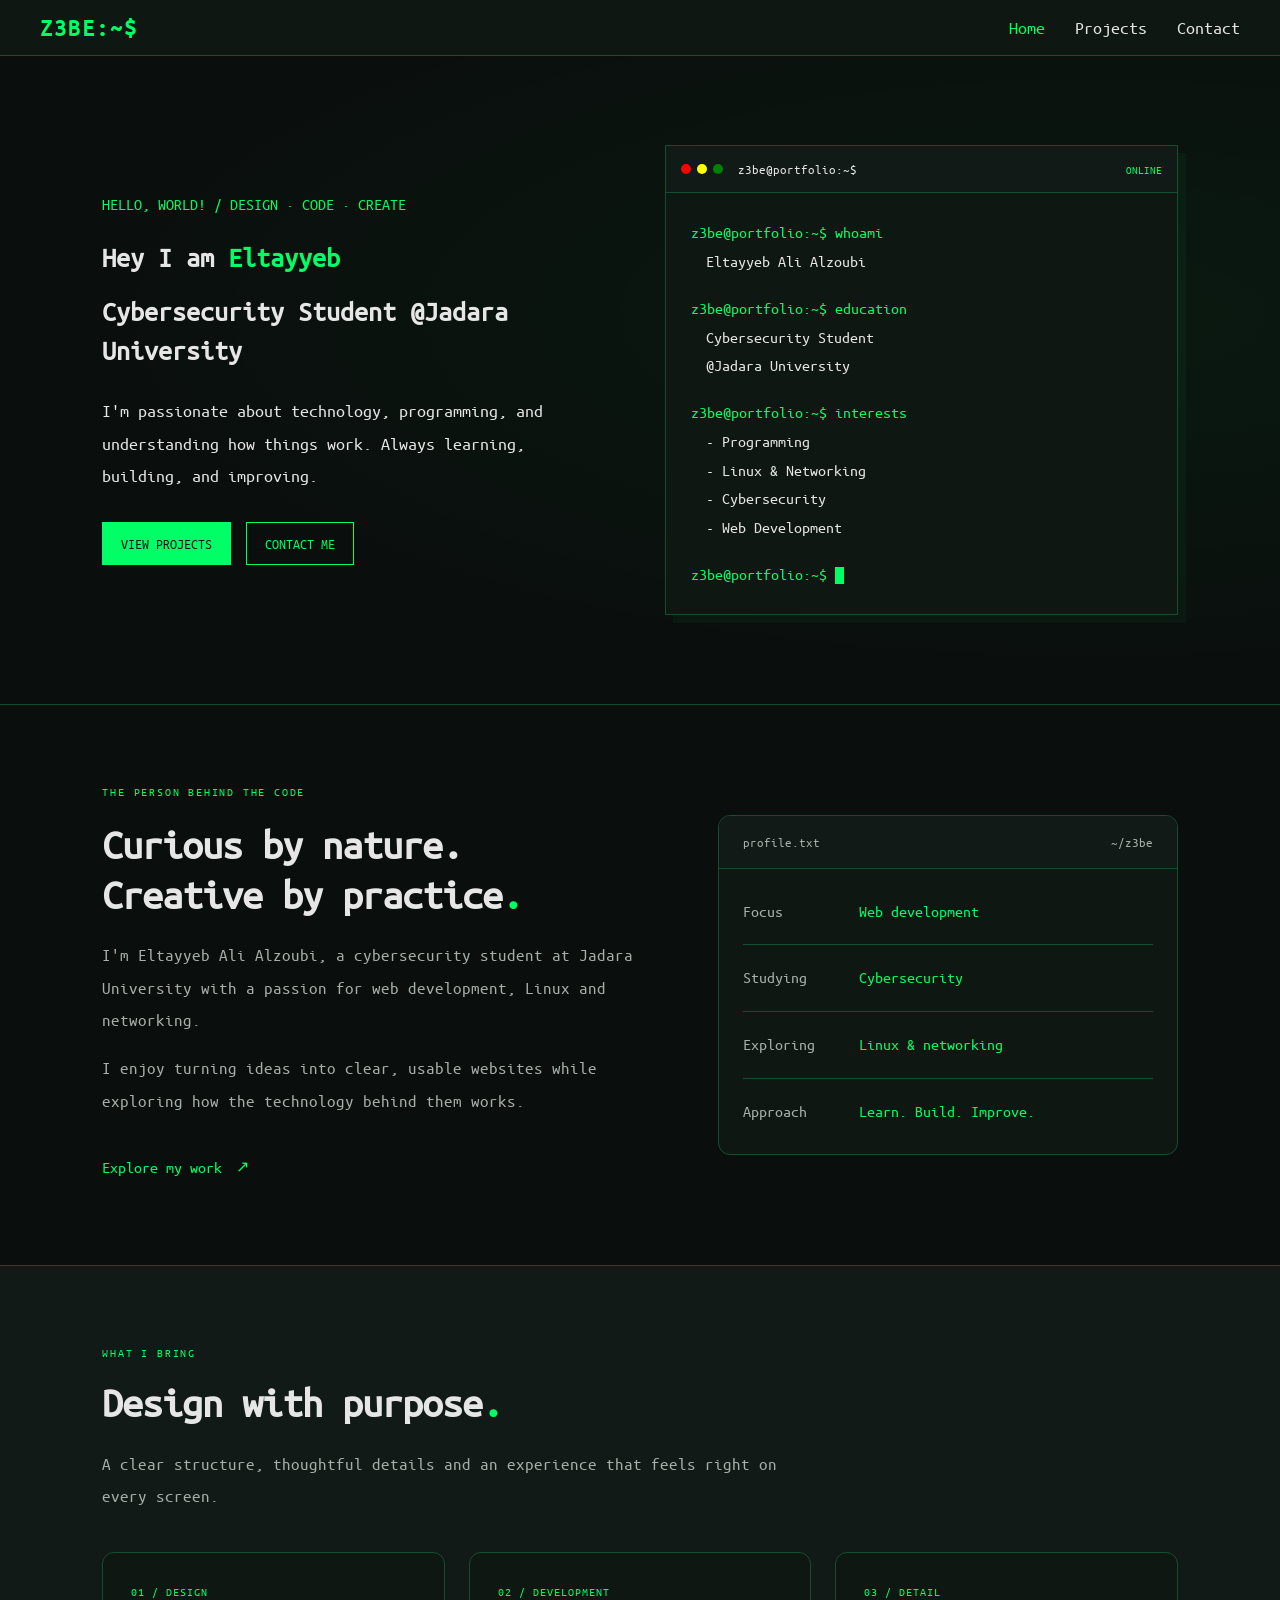
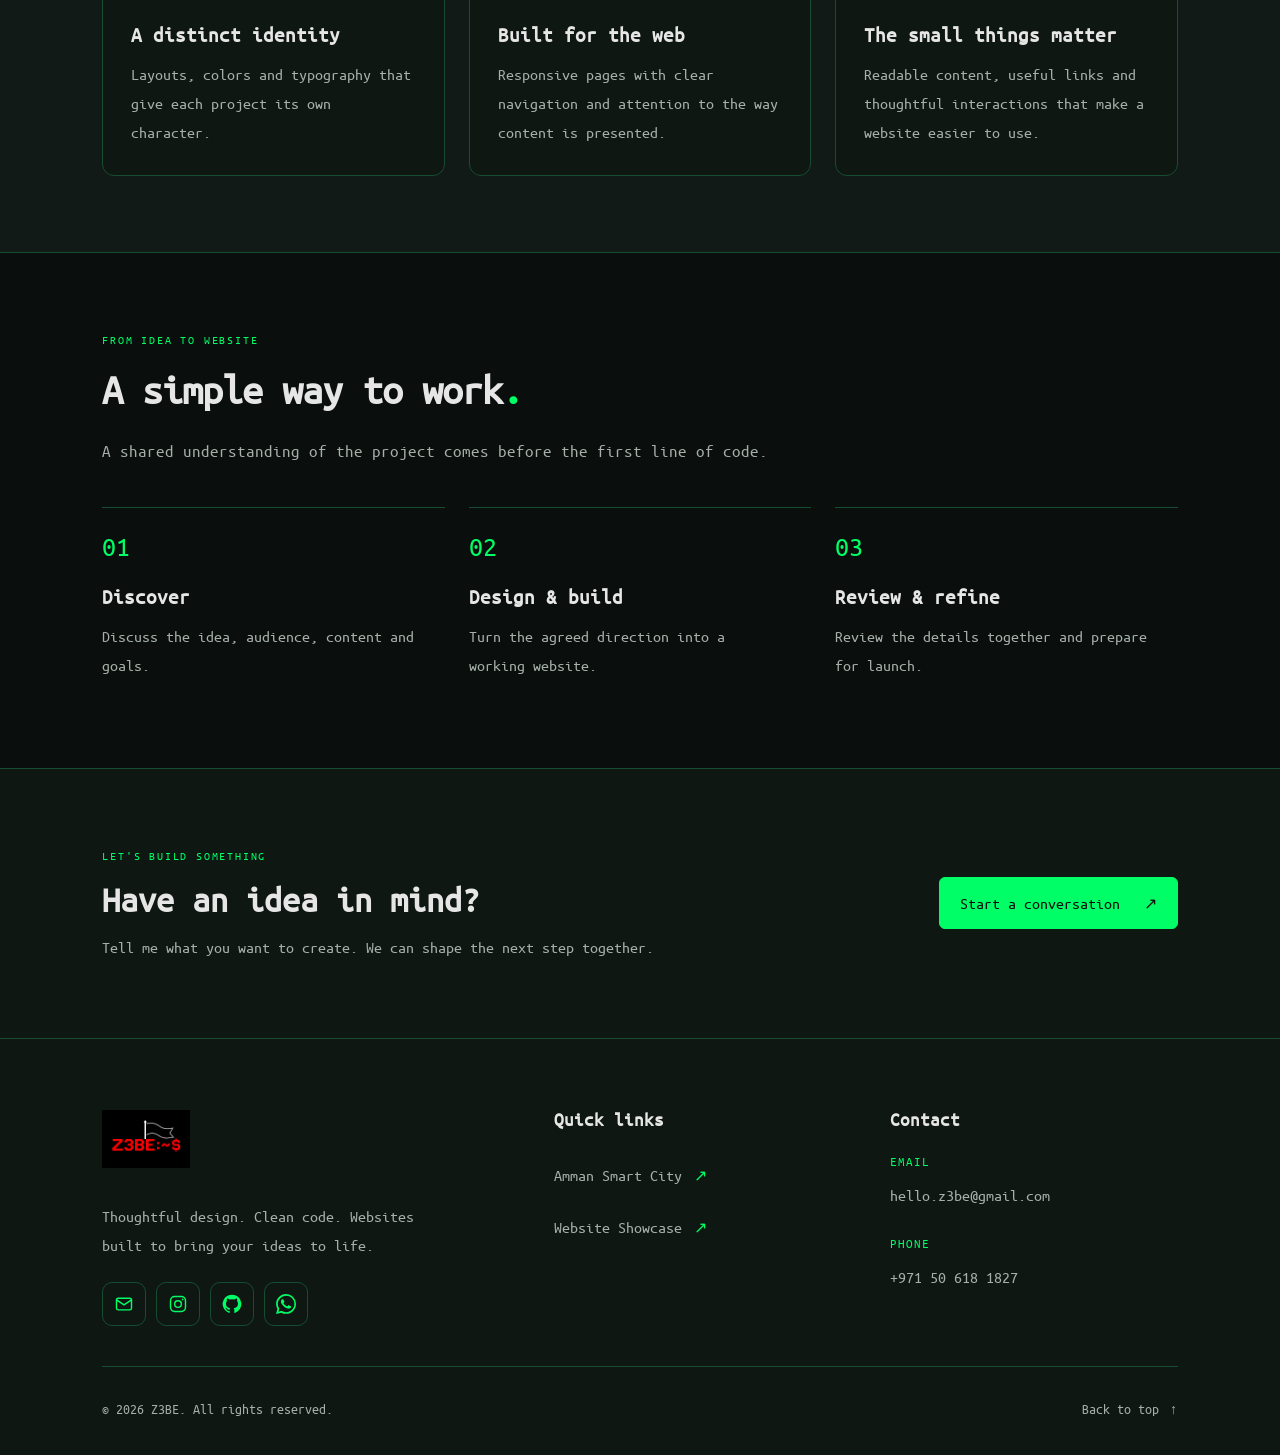
<file: index.html>
<!DOCTYPE html>
<html lang="en">

<head>
    <meta charset="UTF-8">
    <meta name="viewport" content="width=device-width, initial-scale=1.0">
    <link rel="icon" href="images/Z3BE logo(3).png">
    <link rel="stylesheet" href="CSS/style.css?v=fuller-pages-20261119">
    <title>Home | Z3BE</title>
</head>

<body id="page-top" class="page-home">

    <header>

        <div class="logo-container">
            <a href="index.html">
                <h1>Z3BE:~$</h1>
            </a>
        </div>

        <nav aria-label="Main navigation">
            <a href="index.html#home">Home</a>
            <a href="projects.html">Projects</a>
            <a href="contact.html">Contact</a>
        </nav>

    </header>

    <main>
        <section class="hero" id="home">

            <div class="hero-content">

                <p class="hello">HELLO, WORLD! / DESIGN · CODE · CREATE</p>

                <h2>Hey I am <span class="name">Eltayyeb</span></h2>

                <h2>Cybersecurity Student @Jadara University</h2>

                <p class="description">
                    I'm passionate about technology, programming,
                    and understanding how things work.
                    Always learning, building, and improving.
                </p>

                <div class="hero-buttons">
                    <a href="projects.html" class="btn-primary">VIEW PROJECTS</a>
                    <a href="contact.html" class="btn-secondary">CONTACT ME</a>
                </div>

            </div>

            <div class="terminal">

                <div class="terminal-header">


                    <div class="terminal-dots">
                        <span></span>
                        <span></span>
                        <span></span>
                    </div>

                    <p>z3be@portfolio:~$</p>

                    <span class="terminal-status">ONLINE</span>

                </div>

                <div class="terminal-body">
                    <p class="command">z3be@portfolio:~$ whoami</p>
                    <p class="output">Eltayyeb Ali Alzoubi</p>

                    <p class="command">z3be@portfolio:~$ education</p>
                    <p class="output">Cybersecurity Student</p>
                    <p class="output">@Jadara University</p>

                    <p class="command">z3be@portfolio:~$ interests</p>
                    <p class="output">- Programming</p>
                    <p class="output">- Linux & Networking</p>
                    <p class="output">- Cybersecurity</p>
                    <p class="output">- Web Development</p>

                    <p class="command">
                        z3be@portfolio:~$ <span class="cursor"></span>
                    </p>
                </div>

            </div>

        </section>

        <section class="content-section about-section" aria-labelledby="about-title">
            <div class="about-copy">
                <p class="eyebrow">THE PERSON BEHIND THE CODE</p>
                <h2 id="about-title">Curious by nature.<br>Creative by practice<span>.</span></h2>
                <p>I'm Eltayyeb Ali Alzoubi, a cybersecurity student at Jadara University with a passion for web
                    development, Linux and networking.</p>
                <p>I enjoy turning ideas into clear, usable websites while exploring how the technology behind them
                    works.</p><a class="text-link" href="projects.html">Explore my work <span
                        aria-hidden="true">↗</span></a>
            </div>
            <div class="profile-note">
                <div class="note-top"><span>profile.txt</span><span aria-hidden="true">~/z3be</span></div>
                <dl>
                    <div>
                        <dt>Focus</dt>
                        <dd>Web development</dd>
                    </div>
                    <div>
                        <dt>Studying</dt>
                        <dd>Cybersecurity</dd>
                    </div>
                    <div>
                        <dt>Exploring</dt>
                        <dd>Linux &amp; networking</dd>
                    </div>
                    <div>
                        <dt>Approach</dt>
                        <dd>Learn. Build. Improve.</dd>
                    </div>
                </dl>
            </div>
        </section>
        <section class="content-section surface-section">
            <div class="section-heading">
                <p class="eyebrow">WHAT I BRING</p>
                <h2>Design with purpose<span>.</span></h2>
                <p>A clear structure, thoughtful details and an experience that feels right on every screen.</p>
            </div>
            <div class="feature-grid">
                <article class="feature-panel"><span class="panel-number">01 / DESIGN</span>
                    <h3>A distinct identity</h3>
                    <p>Layouts, colors and typography that give each project its own character.</p>
                </article>
                <article class="feature-panel"><span class="panel-number">02 / DEVELOPMENT</span>
                    <h3>Built for the web</h3>
                    <p>Responsive pages with clear navigation and attention to the way content is presented.</p>
                </article>
                <article class="feature-panel"><span class="panel-number">03 / DETAIL</span>
                    <h3>The small things matter</h3>
                    <p>Readable content, useful links and thoughtful interactions that make a website easier to use.</p>
                </article>
            </div>
        </section>
        <section class="content-section">
            <div class="section-heading">
                <p class="eyebrow">FROM IDEA TO WEBSITE</p>
                <h2>A simple way to work<span>.</span></h2>
                <p>A shared understanding of the project comes before the first line of code.</p>
            </div>
            <ol class="process-grid">
                <li><span>01</span>
                    <h3>Discover</h3>
                    <p>Discuss the idea, audience, content and goals.</p>
                </li>
                <li><span>02</span>
                    <h3>Design &amp; build</h3>
                    <p>Turn the agreed direction into a working website.</p>
                </li>
                <li><span>03</span>
                    <h3>Review &amp; refine</h3>
                    <p>Review the details together and prepare for launch.</p>
                </li>
            </ol>
        </section>
        <section class="studio-cta content-section">
            <div>
                <p class="eyebrow">LET'S BUILD SOMETHING</p>
                <h2>Have an idea in mind?</h2>
                <p>Tell me what you want to create. We can shape the next step together.</p>
            </div><a class="action-link primary-action" href="contact.html">Start a conversation <span
                    aria-hidden="true">↗</span></a>
        </section>
    </main>

    <footer class="site-footer">
        <div class="footer-content">
            <div class="footer-brand">
                <a class="footer-logo" href="index.html#home" aria-label="Z3BE — back to home">
                    <img src="images/Z3BE logo(3).png" alt="Z3BE logo" width="88" height="88" loading="lazy">
                </a>
                <p class="footer-description">Thoughtful design. Clean code. Websites built to bring your ideas to life.
                </p>
                <div class="footer-socials" role="group" aria-label="Social and contact links">
                    <a href="mailto:hello.z3be@gmail.com" aria-label="Email Z3BE">
                        <svg width="20" height="20" viewBox="0 0 24 24" fill="none" stroke="currentColor"
                            stroke-width="1.7" stroke-linecap="round" stroke-linejoin="round" aria-hidden="true"
                            focusable="false">
                            <rect x="3" y="5" width="18" height="14" rx="2" />
                            <path d="m3 7 9 6 9-6" />
                        </svg>
                    </a>
                    <a href="https://www.instagram.com/localhost127.dev/" target="_blank" rel="noopener noreferrer"
                        aria-label="Z3BE on Instagram (opens in a new tab)">
                        <svg width="20" height="20" viewBox="0 0 24 24" fill="none" stroke="currentColor"
                            stroke-width="1.7" aria-hidden="true" focusable="false">
                            <rect x="3" y="3" width="18" height="18" rx="5" />
                            <circle cx="12" cy="12" r="4" />
                            <circle cx="17.5" cy="6.5" r="1" fill="currentColor" stroke="none" />
                        </svg>
                    </a>
                    <a href="https://github.com/Z3B-Xs" target="_blank" rel="noopener noreferrer"
                        aria-label="Z3BE on GitHub (opens in a new tab)">
                        <svg width="20" height="20" viewBox="0 0 24 24" fill="currentColor" aria-hidden="true"
                            focusable="false">
                            <path
                                d="M12 .75a11.25 11.25 0 0 0-3.558 21.923c.563.104.768-.244.768-.542 0-.267-.01-.975-.015-1.914-3.13.68-3.79-1.509-3.79-1.509-.512-1.3-1.25-1.646-1.25-1.646-1.022-.7.078-.686.078-.686 1.13.08 1.725 1.16 1.725 1.16 1.004 1.722 2.633 1.225 3.274.937.102-.728.393-1.225.715-1.507-2.498-.284-5.124-1.25-5.124-5.563 0-1.229.439-2.234 1.16-3.021-.116-.285-.503-1.43.11-2.98 0 0 .945-.303 3.094 1.154a10.78 10.78 0 0 1 5.626 0c2.148-1.457 3.09-1.154 3.09-1.154.616 1.55.229 2.695.113 2.98.724.787 1.159 1.792 1.159 3.021 0 4.324-2.63 5.276-5.136 5.555.404.348.765 1.034.765 2.084 0 1.505-.014 2.72-.014 3.09 0 .3.203.65.774.54A11.252 11.252 0 0 0 12 .75Z" />
                        </svg>
                    </a>
                    <a href="https://wa.me/971506181827" target="_blank" rel="noopener noreferrer"
                        aria-label="Chat with Z3BE on WhatsApp (opens in a new tab)">
                        <svg width="20" height="20" viewBox="0 0 24 24" fill="currentColor" aria-hidden="true"
                            focusable="false">
                            <path
                                d="M20.52 3.48A11.88 11.88 0 0 0 12.05 0C5.47 0 .11 5.35.11 11.93c0 2.1.55 4.15 1.59 5.96L0 24l6.26-1.64a11.9 11.9 0 0 0 5.78 1.47h.01c6.58 0 11.94-5.35 11.95-11.93a11.85 11.85 0 0 0-3.48-8.42ZM12.05 21.8a9.87 9.87 0 0 1-5.03-1.38l-.36-.21-3.72.97.99-3.63-.24-.37a9.86 9.86 0 0 1-1.51-5.25c0-5.47 4.45-9.92 9.93-9.92a9.85 9.85 0 0 1 7.02 2.91 9.85 9.85 0 0 1 2.91 7.03c0 5.47-4.45 9.92-9.99 9.85Zm5.45-7.42c-.3-.15-1.77-.87-2.04-.97-.28-.1-.48-.15-.68.15-.2.3-.77.97-.95 1.17-.17.2-.35.22-.65.07-.3-.15-1.26-.46-2.4-1.48-.89-.79-1.49-1.77-1.67-2.07-.17-.3-.02-.46.13-.61.13-.13.3-.35.45-.53.15-.17.2-.3.3-.5.1-.2.05-.37-.03-.52-.07-.15-.67-1.62-.92-2.22-.24-.58-.49-.5-.67-.51h-.57c-.2 0-.52.07-.8.37-.27.3-1.04 1.02-1.04 2.49s1.07 2.89 1.22 3.09c.15.2 2.1 3.2 5.09 4.49.71.31 1.27.49 1.7.63.71.22 1.36.19 1.87.11.57-.09 1.77-.72 2.02-1.42.25-.7.25-1.3.17-1.42-.07-.13-.27-.2-.57-.35Z" />
                        </svg>
                    </a>
                </div>
            </div>

            <div class="footer-links">
                <h2>Quick links</h2>
                <ul>
                    <li><a href="https://z3b-xs.github.io/smart-city/" target="_blank" rel="noopener noreferrer">Amman
                            Smart City <span aria-hidden="true">↗</span></a></li>
                    <li><a href="https://z3b-xs.github.io/z3be.web/" target="_blank" rel="noopener noreferrer">Website
                            Showcase <span aria-hidden="true">↗</span></a></li>
                </ul>
            </div>

            <div class="footer-contact">
                <h2>Contact</h2>
                <address>
                    <div><span class="footer-contact-label">Email</span><a
                            href="mailto:hello.z3be@gmail.com">hello.z3be@gmail.com</a></div>
                    <div><span class="footer-contact-label">Phone</span><a href="tel:+971506181827">+971 50 618 1827</a>
                    </div>
                </address>
            </div>
        </div>
        <div class="footer-bottom">
            <p>&copy; 2026 Z3BE. All rights reserved.</p>
            <a href="#page-top">Back to top <span aria-hidden="true">↑</span></a>
        </div>
    </footer>

</body>

</html>
</file>
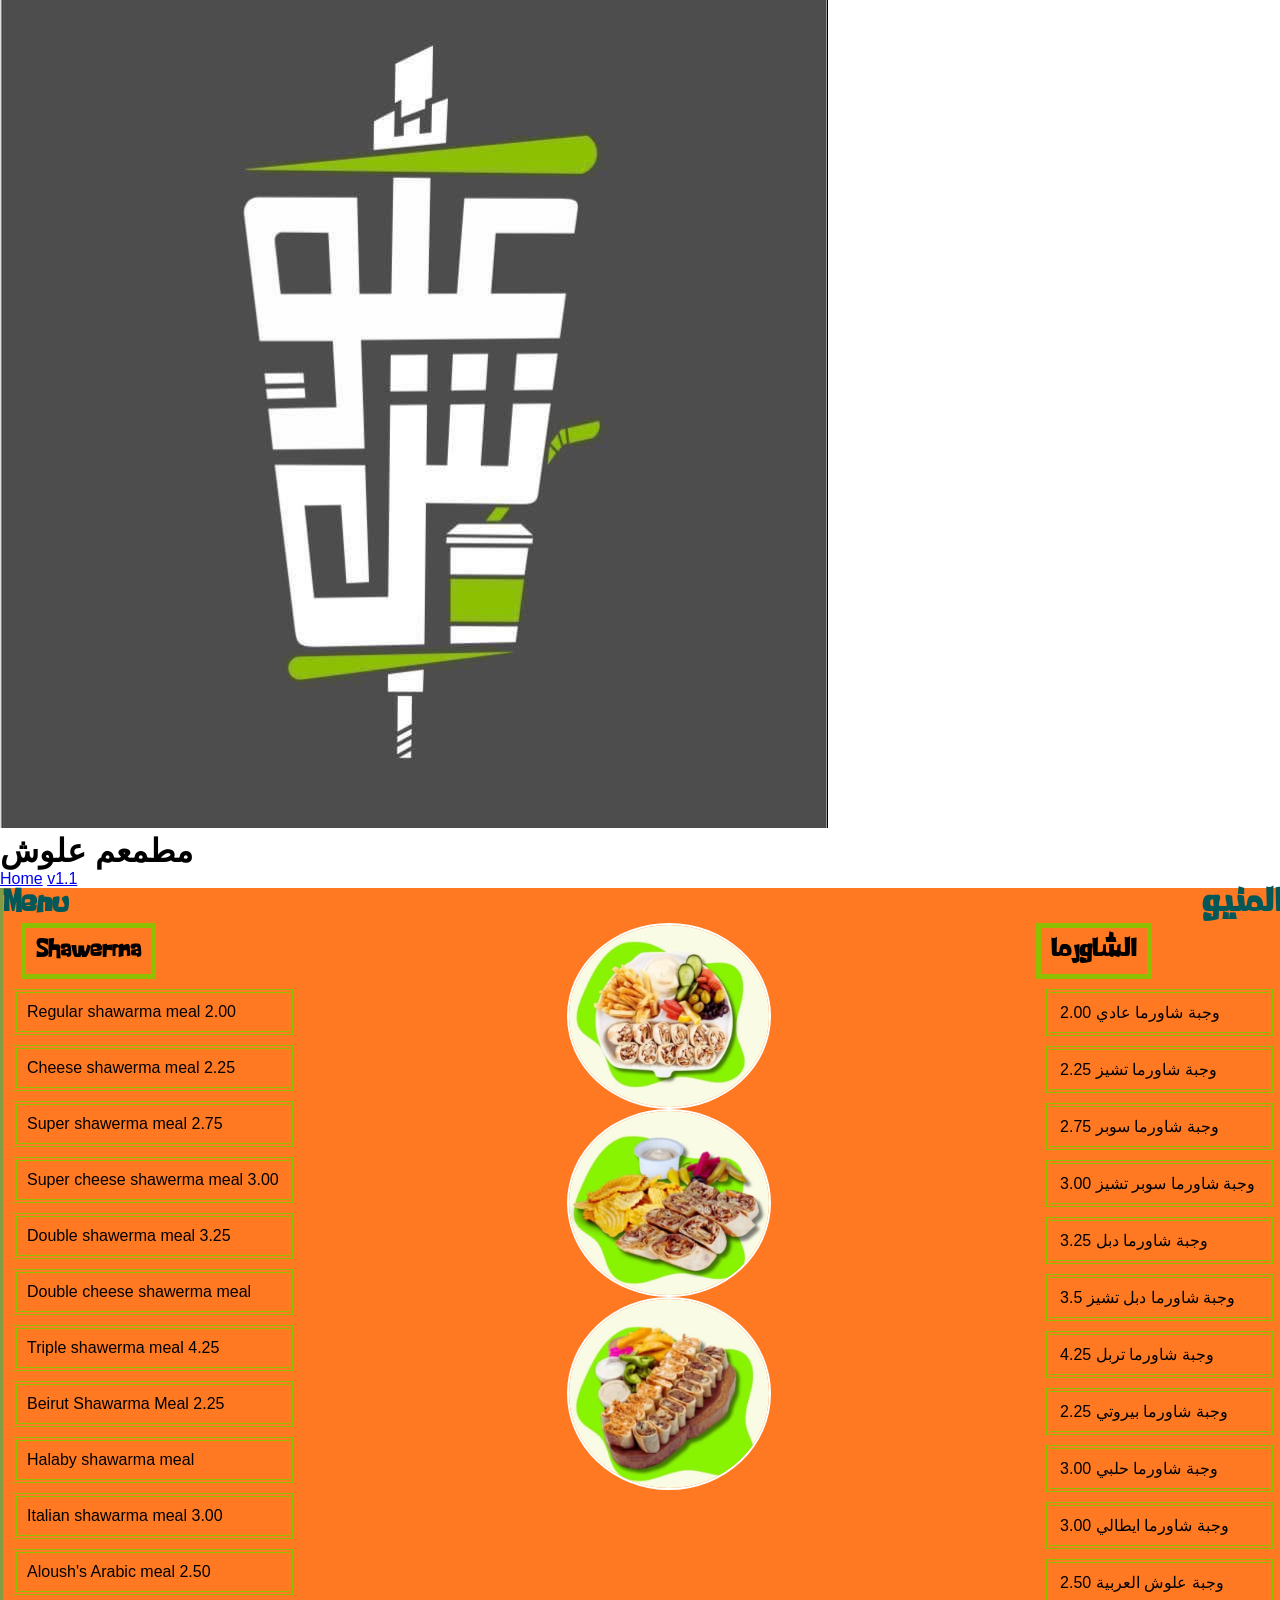
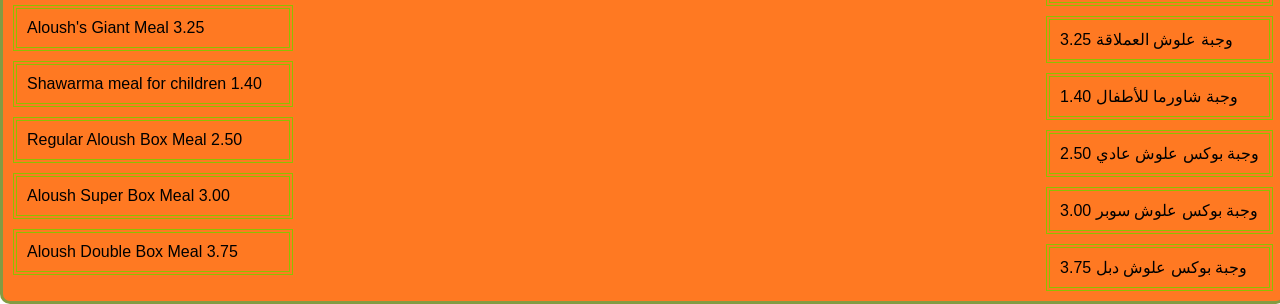
<file: proj2/v1/html/index.html>
<!DOCTYPE html>
<html lang="en">
<head>
    <meta charset="UTF-8">
    <meta name="viewport" content="width=device-width, initial-scale=1.0">
    <link rel="stylesheet" href="../css/style.css">
    <title>Menu</title>
</head>
<body>
    <div class="logo-container">
        <img src="../images/logo-3losh.jpg">
        <h1>مطمعم علوش</h1>
        <a href="index.html">Home</a>
        <a href="indexv1.1.html">v1.1</a>
    </div>

    <div class="menu">
        <h2 id="english-menu">Menu</h2>
        <h2 id="arabic-menu">المنيو</h2>
    </div>
    <div class="tmenu">
        <div class="e-menu">
            
            <h3><strong>Shawerma</strong></h3>
            <ul>
                <li>Regular shawarma meal 2.00</li>
                <li>Cheese shawerma meal 2.25</li>
                <li>Super shawerma meal 2.75</li>
                <li>Super cheese shawerma meal 3.00</li>
                <li>Double shawerma meal 3.25</li>
                <li>Double cheese shawerma meal</li>
                <li>Triple shawerma meal 4.25</li>
                <li>Beirut Shawarma Meal 2.25</li>
                <li>Halaby shawarma meal </li>
                <li>Italian shawarma meal 3.00</li>
                <li>Aloush's Arabic meal 2.50</li>
                <li>Aloush's Giant Meal 3.25</li>
                <li>Shawarma meal for children 1.40</li>
                <li>Regular Aloush Box Meal 2.50</li>
                <li>Aloush Super Box Meal 3.00</li>
                <li>Aloush Double Box Meal 3.75</li>
            </ul>
        </div>
        <div class="i-menu">
            <img src="../images/Screenshot 2026-09-16 054954.png">
            <img src="../images/Screenshot 2026-09-16 055016.png">
            <img src="../images/Screenshot 2026-09-16 055030.png">
        </div>
        <div class="a-menu">
            <h3>الشاورما</h3>
            <ul>
                <li>وجبة شاورما عادي 2.00</li>
                <li>وجبة شاورما تشيز 2.25</li>
                <li>وجبة شاورما سوبر 2.75</li>
                <li>وجبة شاورما سوبر تشيز 3.00</li>
                <li>وجبة شاورما دبل 3.25</li>
                <li>وجبة شاورما دبل تشيز 3.5</li>
                <li>وجبة شاورما تربل 4.25</li>
                <li>وجبة شاورما بيروتي 2.25</li>
                <li>وجبة شاورما حلبي 3.00 </li>
                <li>وجبة شاورما ايطالي 3.00</li>
                <li>وجبة علوش العربية 2.50</li>
                <li>وجبة علوش العملاقة 3.25</li>
                <li>وجبة شاورما للأطفال 1.40</li>
                <li>وجبة بوكس علوش عادي 2.50</li>
                <li>وجبة بوكس علوش سوبر 3.00</li>
                <li>وجبة بوكس علوش دبل 3.75</li>
            </ul>
        </div>
        
    </div>
</body>
</html>
</file>
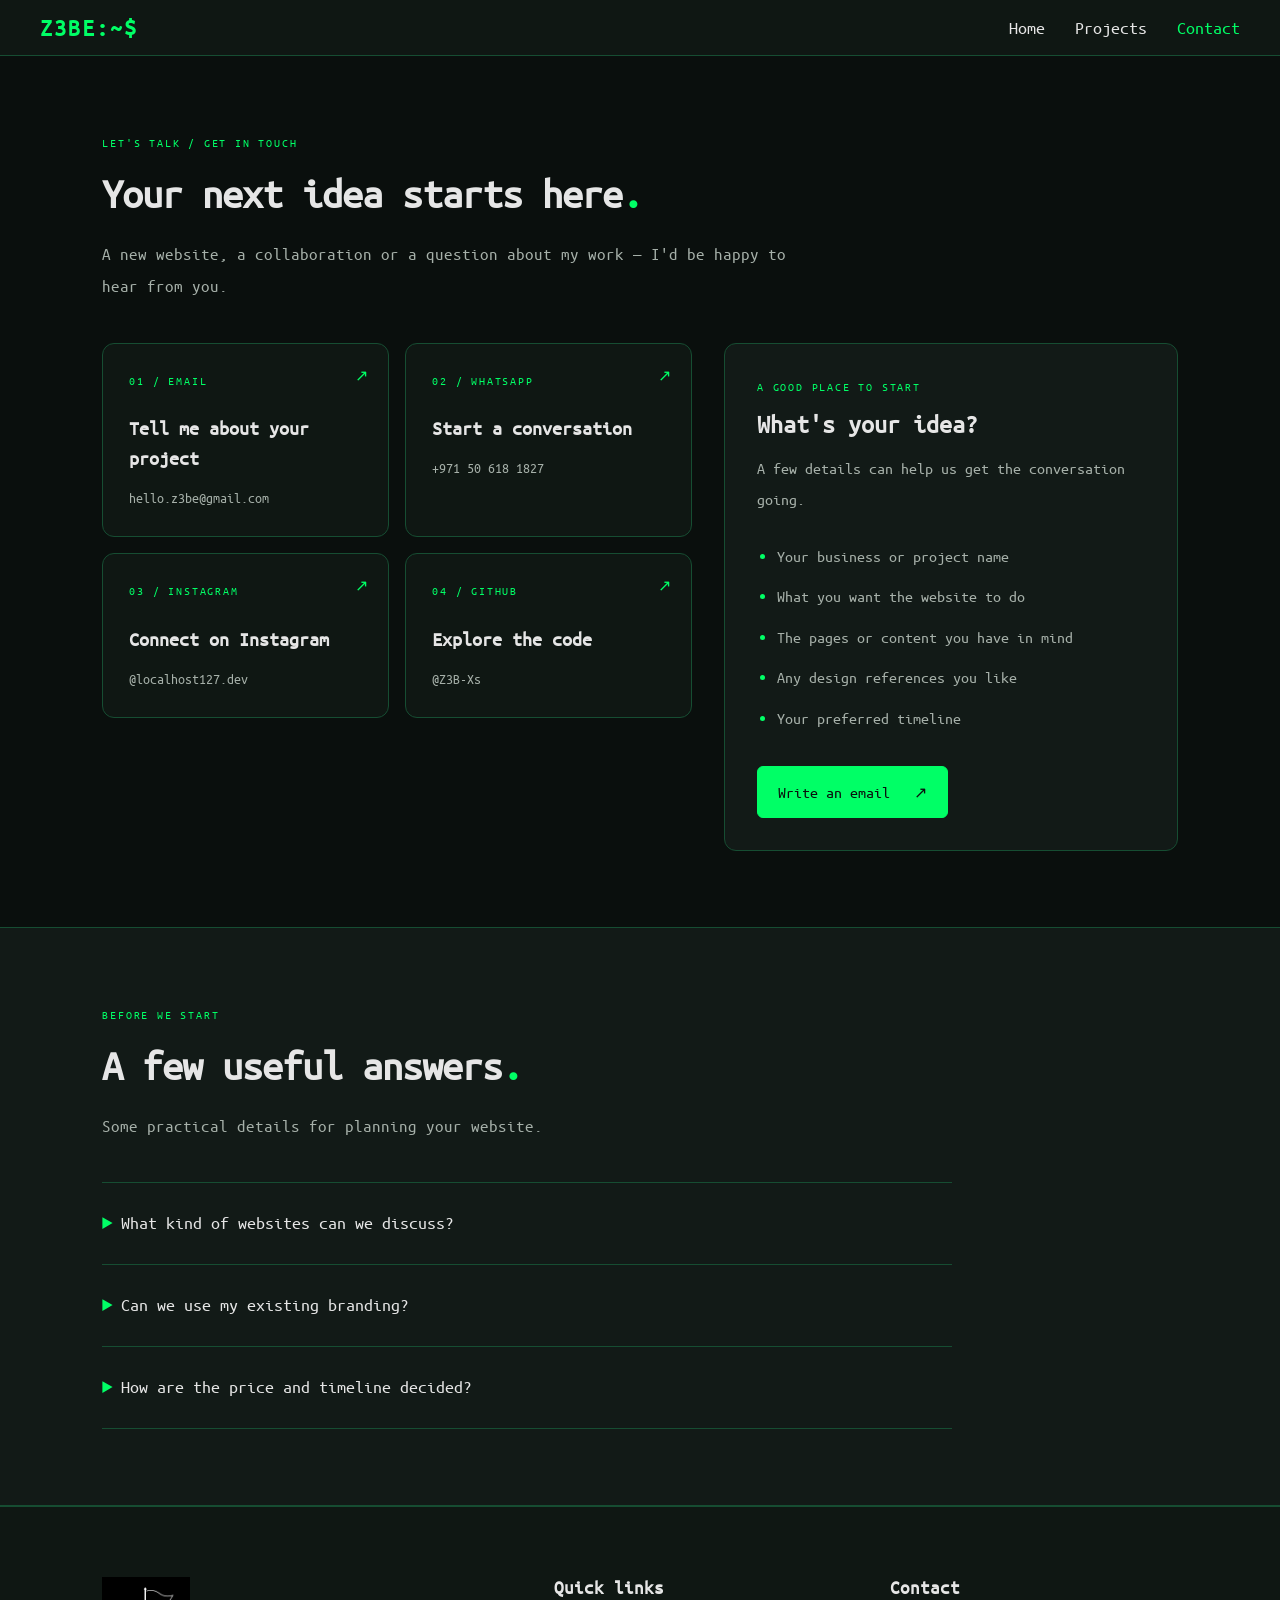
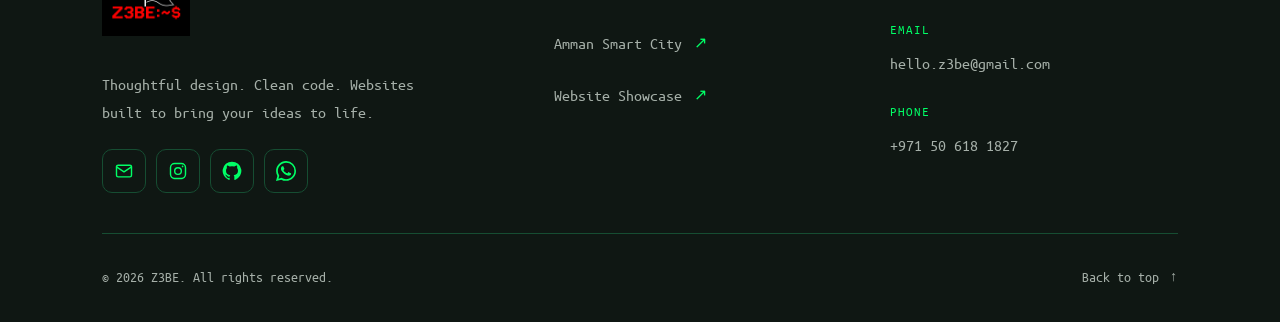
<file: contact.html>
<!DOCTYPE html>
<html lang="en">

<head>
    <meta charset="UTF-8">
    <meta name="viewport" content="width=device-width, initial-scale=1.0">
    <link rel="icon" href="images/Z3BE logo(3).png">
    <link rel="stylesheet" href="CSS/style.css?v=fuller-pages-20261119">
    <title>Contact | Z3BE</title>
</head>

<body id="page-top" class="page-contact">

    <header>

        <div class="logo-container">
            <a href="index.html">
                <h1>Z3BE:~$</h1>
            </a>
        </div>

        <nav aria-label="Main navigation">
            <a href="index.html#home">Home</a>
            <a href="projects.html">Projects</a>
            <a href="contact.html">Contact</a>
        </nav>

    </header>

    <main>
        <section class="content-section contact-page" id="contact">
            <div class="section-heading">
                <p class="eyebrow">LET'S TALK / GET IN TOUCH</p>
                <h2>Your next idea starts here<span>.</span></h2>
                <p>A new website, a collaboration or a question about my work — I'd be happy to hear from you.</p>
            </div>
            <div class="contact-layout">
                <div class="contact-methods">
                    <a class="contact-method" href="mailto:hello.z3be@gmail.com"><span class="eyebrow">01 / EMAIL</span>
                        <h3>Tell me about your project</h3><span class="contact-value">hello.z3be@gmail.com</span><span
                            class="method-arrow" aria-hidden="true">↗</span>
                    </a>
                    <a class="contact-method" href="https://wa.me/971506181827" target="_blank"
                        rel="noopener noreferrer"><span class="eyebrow">02 / WHATSAPP</span>
                        <h3>Start a conversation</h3><span class="contact-value">+971 50 618 1827</span><span
                            class="method-arrow" aria-hidden="true">↗</span>
                    </a>
                    <a class="contact-method" href="https://www.instagram.com/localhost127.dev/" target="_blank"
                        rel="noopener noreferrer"><span class="eyebrow">03 / INSTAGRAM</span>
                        <h3>Connect on Instagram</h3><span class="contact-value">@localhost127.dev</span><span
                            class="method-arrow" aria-hidden="true">↗</span>
                    </a>
                    <a class="contact-method" href="https://github.com/Z3B-Xs" target="_blank"
                        rel="noopener noreferrer"><span class="eyebrow">04 / GITHUB</span>
                        <h3>Explore the code</h3><span class="contact-value">@Z3B-Xs</span><span class="method-arrow"
                            aria-hidden="true">↗</span>
                    </a>
                </div>
                <aside class="brief-panel">
                    <p class="eyebrow">A GOOD PLACE TO START</p>
                    <h2>What's your idea?</h2>
                    <p>A few details can help us get the conversation going.</p>
                    <ul class="brief-list">
                        <li>Your business or project name</li>
                        <li>What you want the website to do</li>
                        <li>The pages or content you have in mind</li>
                        <li>Any design references you like</li>
                        <li>Your preferred timeline</li>
                    </ul><a class="action-link primary-action"
                        href="mailto:hello.z3be@gmail.com?subject=Website%20project%20enquiry">Write an email <span
                            aria-hidden="true">↗</span></a>
                </aside>
            </div>
        </section>
        <section class="content-section surface-section">
            <div class="section-heading">
                <p class="eyebrow">BEFORE WE START</p>
                <h2>A few useful answers<span>.</span></h2>
                <p>Some practical details for planning your website.</p>
            </div>
            <div class="faq-list">
                <details>
                    <summary>What kind of websites can we discuss?</summary>
                    <p>Business websites, portfolios and showcase pages that introduce your work, services and contact
                        information. The features and scope are agreed for each project.</p>
                </details>
                <details>
                    <summary>Can we use my existing branding?</summary>
                    <p>Yes. Share your logo, colors, photos and any references you have so the design can follow your
                        identity.</p>
                </details>
                <details>
                    <summary>How are the price and timeline decided?</summary>
                    <p>They depend on the pages, content and features needed. We discuss those details and agree on the
                        scope, price and timeline before work begins.</p>
                </details>
            </div>
        </section>
    </main>

    <footer class="site-footer">
        <div class="footer-content">
            <div class="footer-brand">
                <a class="footer-logo" href="index.html#home" aria-label="Z3BE — back to home">
                    <img src="images/Z3BE logo(3).png" alt="Z3BE logo" width="88" height="88" loading="lazy">
                </a>
                <p class="footer-description">Thoughtful design. Clean code. Websites built to bring your ideas to life.
                </p>
                <div class="footer-socials" role="group" aria-label="Social and contact links">
                    <a href="mailto:hello.z3be@gmail.com" aria-label="Email Z3BE">
                        <svg width="20" height="20" viewBox="0 0 24 24" fill="none" stroke="currentColor"
                            stroke-width="1.7" stroke-linecap="round" stroke-linejoin="round" aria-hidden="true"
                            focusable="false">
                            <rect x="3" y="5" width="18" height="14" rx="2" />
                            <path d="m3 7 9 6 9-6" />
                        </svg>
                    </a>
                    <a href="https://www.instagram.com/localhost127.dev/" target="_blank" rel="noopener noreferrer"
                        aria-label="Z3BE on Instagram (opens in a new tab)">
                        <svg width="20" height="20" viewBox="0 0 24 24" fill="none" stroke="currentColor"
                            stroke-width="1.7" aria-hidden="true" focusable="false">
                            <rect x="3" y="3" width="18" height="18" rx="5" />
                            <circle cx="12" cy="12" r="4" />
                            <circle cx="17.5" cy="6.5" r="1" fill="currentColor" stroke="none" />
                        </svg>
                    </a>
                    <a href="https://github.com/Z3B-Xs" target="_blank" rel="noopener noreferrer"
                        aria-label="Z3BE on GitHub (opens in a new tab)">
                        <svg width="20" height="20" viewBox="0 0 24 24" fill="currentColor" aria-hidden="true"
                            focusable="false">
                            <path
                                d="M12 .75a11.25 11.25 0 0 0-3.558 21.923c.563.104.768-.244.768-.542 0-.267-.01-.975-.015-1.914-3.13.68-3.79-1.509-3.79-1.509-.512-1.3-1.25-1.646-1.25-1.646-1.022-.7.078-.686.078-.686 1.13.08 1.725 1.16 1.725 1.16 1.004 1.722 2.633 1.225 3.274.937.102-.728.393-1.225.715-1.507-2.498-.284-5.124-1.25-5.124-5.563 0-1.229.439-2.234 1.16-3.021-.116-.285-.503-1.43.11-2.98 0 0 .945-.303 3.094 1.154a10.78 10.78 0 0 1 5.626 0c2.148-1.457 3.09-1.154 3.09-1.154.616 1.55.229 2.695.113 2.98.724.787 1.159 1.792 1.159 3.021 0 4.324-2.63 5.276-5.136 5.555.404.348.765 1.034.765 2.084 0 1.505-.014 2.72-.014 3.09 0 .3.203.65.774.54A11.252 11.252 0 0 0 12 .75Z" />
                        </svg>
                    </a>
                    <a href="https://wa.me/971506181827" target="_blank" rel="noopener noreferrer"
                        aria-label="Chat with Z3BE on WhatsApp (opens in a new tab)">
                        <svg width="20" height="20" viewBox="0 0 24 24" fill="currentColor" aria-hidden="true"
                            focusable="false">
                            <path
                                d="M20.52 3.48A11.88 11.88 0 0 0 12.05 0C5.47 0 .11 5.35.11 11.93c0 2.1.55 4.15 1.59 5.96L0 24l6.26-1.64a11.9 11.9 0 0 0 5.78 1.47h.01c6.58 0 11.94-5.35 11.95-11.93a11.85 11.85 0 0 0-3.48-8.42ZM12.05 21.8a9.87 9.87 0 0 1-5.03-1.38l-.36-.21-3.72.97.99-3.63-.24-.37a9.86 9.86 0 0 1-1.51-5.25c0-5.47 4.45-9.92 9.93-9.92a9.85 9.85 0 0 1 7.02 2.91 9.85 9.85 0 0 1 2.91 7.03c0 5.47-4.45 9.92-9.99 9.85Zm5.45-7.42c-.3-.15-1.77-.87-2.04-.97-.28-.1-.48-.15-.68.15-.2.3-.77.97-.95 1.17-.17.2-.35.22-.65.07-.3-.15-1.26-.46-2.4-1.48-.89-.79-1.49-1.77-1.67-2.07-.17-.3-.02-.46.13-.61.13-.13.3-.35.45-.53.15-.17.2-.3.3-.5.1-.2.05-.37-.03-.52-.07-.15-.67-1.62-.92-2.22-.24-.58-.49-.5-.67-.51h-.57c-.2 0-.52.07-.8.37-.27.3-1.04 1.02-1.04 2.49s1.07 2.89 1.22 3.09c.15.2 2.1 3.2 5.09 4.49.71.31 1.27.49 1.7.63.71.22 1.36.19 1.87.11.57-.09 1.77-.72 2.02-1.42.25-.7.25-1.3.17-1.42-.07-.13-.27-.2-.57-.35Z" />
                        </svg>
                    </a>
                </div>
            </div>

            <div class="footer-links">
                <h2>Quick links</h2>
                <ul>
                    <li><a href="https://z3b-xs.github.io/smart-city/" target="_blank" rel="noopener noreferrer">Amman
                            Smart City <span aria-hidden="true">↗</span></a></li>
                    <li><a href="https://z3b-xs.github.io/z3be.web/" target="_blank" rel="noopener noreferrer">Website
                            Showcase <span aria-hidden="true">↗</span></a></li>
                </ul>
            </div>

            <div class="footer-contact">
                <h2>Contact</h2>
                <address>
                    <div><span class="footer-contact-label">Email</span><a
                            href="mailto:hello.z3be@gmail.com">hello.z3be@gmail.com</a></div>
                    <div><span class="footer-contact-label">Phone</span><a href="tel:+971506181827">+971 50 618 1827</a>
                    </div>
                </address>
            </div>
        </div>
        <div class="footer-bottom">
            <p>&copy; 2026 Z3BE. All rights reserved.</p>
            <a href="#page-top">Back to top <span aria-hidden="true">↑</span></a>
        </div>
    </footer>

</body>

</html>
</file>
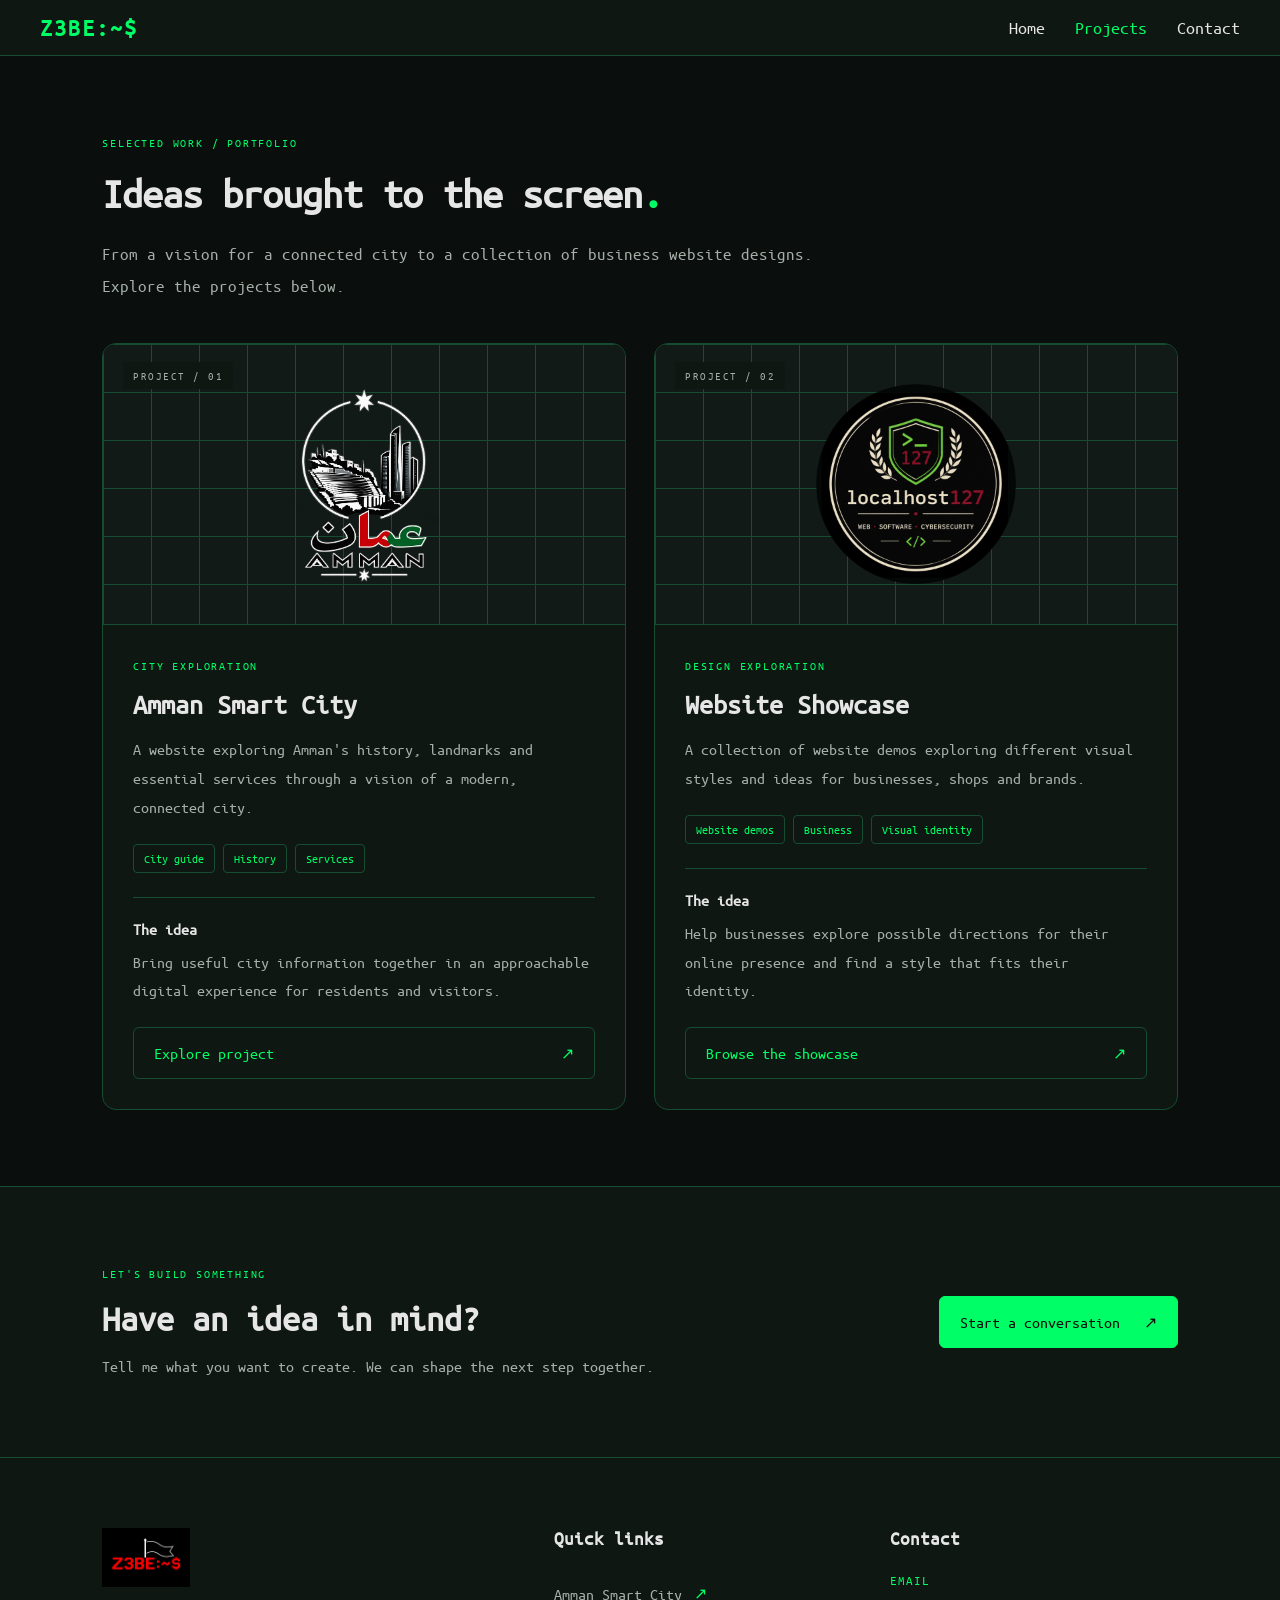
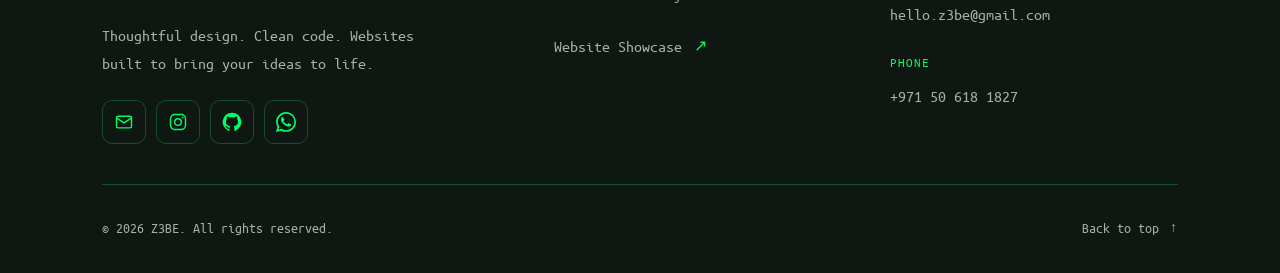
<file: projects.html>
<!DOCTYPE html>
<html lang="en">

<head>
    <meta charset="UTF-8">
    <meta name="viewport" content="width=device-width, initial-scale=1.0">
    <link rel="icon" href="images/Z3BE logo(3).png">
    <link rel="stylesheet" href="CSS/style.css?v=fuller-pages-20261119">
    <title>Projects | Z3BE</title>
</head>

<body id="page-top" class="page-projects">

    <header>

        <div class="logo-container">
            <a href="index.html">
                <h1>Z3BE:~$</h1>
            </a>
        </div>

        <nav aria-label="Main navigation">
            <a href="index.html#home">Home</a>
            <a href="projects.html">Projects</a>
            <a href="contact.html">Contact</a>
        </nav>

    </header>

    <main>
        <section class="content-section work-section" id="projects">
            <div class="section-heading">
                <p class="eyebrow">SELECTED WORK / PORTFOLIO</p>
                <h2>Ideas brought to the screen<span>.</span></h2>
                <p>From a vision for a connected city to a collection of business website designs. Explore the projects
                    below.</p>
            </div>
            <div class="work-grid">
                <article class="work-card"><a class="work-art city-art" href="https://z3b-xs.github.io/smart-city/"
                        target="_blank" rel="noopener noreferrer"
                        aria-label="Explore Amman Smart City (opens in a new tab)"><img
                            src="images/Amman Skyline Emblem Logo.webp" alt="Amman Smart City skyline emblem"
                            width="320" height="240" loading="lazy"><span class="work-index">PROJECT / 01</span></a>
                    <div class="work-copy">
                        <p class="eyebrow">CITY EXPLORATION</p>
                        <h2>Amman Smart City</h2>
                        <p>A website exploring Amman's history, landmarks and essential services through a vision of a
                            modern, connected city.</p>
                        <ul class="tag-list" aria-label="Project themes">
                            <li>City guide</li>
                            <li>History</li>
                            <li>Services</li>
                        </ul>
                        <div class="work-detail">
                            <h3>The idea</h3>
                            <p>Bring useful city information together in an approachable digital experience for
                                residents and visitors.</p>
                        </div><a class="action-link" href="https://z3b-xs.github.io/smart-city/" target="_blank"
                            rel="noopener noreferrer">Explore project <span aria-hidden="true">↗</span></a>
                    </div>
                </article>
                <article class="work-card"><a class="work-art showcase-art" href="https://z3b-xs.github.io/z3be.web/"
                        target="_blank" rel="noopener noreferrer"
                        aria-label="Explore Website Showcase (opens in a new tab)"><img
                            src="images/localhost127_circular_logo.png" alt="LocalHost127 website showcase logo"
                            width="320" height="240" loading="lazy"><span class="work-index">PROJECT / 02</span></a>
                    <div class="work-copy">
                        <p class="eyebrow">DESIGN EXPLORATION</p>
                        <h2>Website Showcase</h2>
                        <p>A collection of website demos exploring different visual styles and ideas for businesses,
                            shops and brands.</p>
                        <ul class="tag-list" aria-label="Project themes">
                            <li>Website demos</li>
                            <li>Business</li>
                            <li>Visual identity</li>
                        </ul>
                        <div class="work-detail">
                            <h3>The idea</h3>
                            <p>Help businesses explore possible directions for their online presence and find a style
                                that fits their identity.</p>
                        </div><a class="action-link" href="https://z3b-xs.github.io/z3be.web/" target="_blank"
                            rel="noopener noreferrer">Browse the showcase <span aria-hidden="true">↗</span></a>
                    </div>
                </article>
            </div>
        </section>
        <section class="studio-cta content-section">
            <div>
                <p class="eyebrow">LET'S BUILD SOMETHING</p>
                <h2>Have an idea in mind?</h2>
                <p>Tell me what you want to create. We can shape the next step together.</p>
            </div><a class="action-link primary-action" href="contact.html">Start a conversation <span
                    aria-hidden="true">↗</span></a>
        </section>
    </main>

    <footer class="site-footer">
        <div class="footer-content">
            <div class="footer-brand">
                <a class="footer-logo" href="index.html#home" aria-label="Z3BE — back to home">
                    <img src="images/Z3BE logo(3).png" alt="Z3BE logo" width="88" height="88" loading="lazy">
                </a>
                <p class="footer-description">Thoughtful design. Clean code. Websites built to bring your ideas to life.
                </p>
                <div class="footer-socials" role="group" aria-label="Social and contact links">
                    <a href="mailto:hello.z3be@gmail.com" aria-label="Email Z3BE">
                        <svg width="20" height="20" viewBox="0 0 24 24" fill="none" stroke="currentColor"
                            stroke-width="1.7" stroke-linecap="round" stroke-linejoin="round" aria-hidden="true"
                            focusable="false">
                            <rect x="3" y="5" width="18" height="14" rx="2" />
                            <path d="m3 7 9 6 9-6" />
                        </svg>
                    </a>
                    <a href="https://www.instagram.com/localhost127.dev/" target="_blank" rel="noopener noreferrer"
                        aria-label="Z3BE on Instagram (opens in a new tab)">
                        <svg width="20" height="20" viewBox="0 0 24 24" fill="none" stroke="currentColor"
                            stroke-width="1.7" aria-hidden="true" focusable="false">
                            <rect x="3" y="3" width="18" height="18" rx="5" />
                            <circle cx="12" cy="12" r="4" />
                            <circle cx="17.5" cy="6.5" r="1" fill="currentColor" stroke="none" />
                        </svg>
                    </a>
                    <a href="https://github.com/Z3B-Xs" target="_blank" rel="noopener noreferrer"
                        aria-label="Z3BE on GitHub (opens in a new tab)">
                        <svg width="20" height="20" viewBox="0 0 24 24" fill="currentColor" aria-hidden="true"
                            focusable="false">
                            <path
                                d="M12 .75a11.25 11.25 0 0 0-3.558 21.923c.563.104.768-.244.768-.542 0-.267-.01-.975-.015-1.914-3.13.68-3.79-1.509-3.79-1.509-.512-1.3-1.25-1.646-1.25-1.646-1.022-.7.078-.686.078-.686 1.13.08 1.725 1.16 1.725 1.16 1.004 1.722 2.633 1.225 3.274.937.102-.728.393-1.225.715-1.507-2.498-.284-5.124-1.25-5.124-5.563 0-1.229.439-2.234 1.16-3.021-.116-.285-.503-1.43.11-2.98 0 0 .945-.303 3.094 1.154a10.78 10.78 0 0 1 5.626 0c2.148-1.457 3.09-1.154 3.09-1.154.616 1.55.229 2.695.113 2.98.724.787 1.159 1.792 1.159 3.021 0 4.324-2.63 5.276-5.136 5.555.404.348.765 1.034.765 2.084 0 1.505-.014 2.72-.014 3.09 0 .3.203.65.774.54A11.252 11.252 0 0 0 12 .75Z" />
                        </svg>
                    </a>
                    <a href="https://wa.me/971506181827" target="_blank" rel="noopener noreferrer"
                        aria-label="Chat with Z3BE on WhatsApp (opens in a new tab)">
                        <svg width="20" height="20" viewBox="0 0 24 24" fill="currentColor" aria-hidden="true"
                            focusable="false">
                            <path
                                d="M20.52 3.48A11.88 11.88 0 0 0 12.05 0C5.47 0 .11 5.35.11 11.93c0 2.1.55 4.15 1.59 5.96L0 24l6.26-1.64a11.9 11.9 0 0 0 5.78 1.47h.01c6.58 0 11.94-5.35 11.95-11.93a11.85 11.85 0 0 0-3.48-8.42ZM12.05 21.8a9.87 9.87 0 0 1-5.03-1.38l-.36-.21-3.72.97.99-3.63-.24-.37a9.86 9.86 0 0 1-1.51-5.25c0-5.47 4.45-9.92 9.93-9.92a9.85 9.85 0 0 1 7.02 2.91 9.85 9.85 0 0 1 2.91 7.03c0 5.47-4.45 9.92-9.99 9.85Zm5.45-7.42c-.3-.15-1.77-.87-2.04-.97-.28-.1-.48-.15-.68.15-.2.3-.77.97-.95 1.17-.17.2-.35.22-.65.07-.3-.15-1.26-.46-2.4-1.48-.89-.79-1.49-1.77-1.67-2.07-.17-.3-.02-.46.13-.61.13-.13.3-.35.45-.53.15-.17.2-.3.3-.5.1-.2.05-.37-.03-.52-.07-.15-.67-1.62-.92-2.22-.24-.58-.49-.5-.67-.51h-.57c-.2 0-.52.07-.8.37-.27.3-1.04 1.02-1.04 2.49s1.07 2.89 1.22 3.09c.15.2 2.1 3.2 5.09 4.49.71.31 1.27.49 1.7.63.71.22 1.36.19 1.87.11.57-.09 1.77-.72 2.02-1.42.25-.7.25-1.3.17-1.42-.07-.13-.27-.2-.57-.35Z" />
                        </svg>
                    </a>
                </div>
            </div>

            <div class="footer-links">
                <h2>Quick links</h2>
                <ul>
                    <li><a href="https://z3b-xs.github.io/smart-city/" target="_blank" rel="noopener noreferrer">Amman
                            Smart City <span aria-hidden="true">↗</span></a></li>
                    <li><a href="https://z3b-xs.github.io/z3be.web/" target="_blank" rel="noopener noreferrer">Website
                            Showcase <span aria-hidden="true">↗</span></a></li>
                </ul>
            </div>

            <div class="footer-contact">
                <h2>Contact</h2>
                <address>
                    <div><span class="footer-contact-label">Email</span><a
                            href="mailto:hello.z3be@gmail.com">hello.z3be@gmail.com</a></div>
                    <div><span class="footer-contact-label">Phone</span><a href="tel:+971506181827">+971 50 618 1827</a>
                    </div>
                </address>
            </div>
        </div>
        <div class="footer-bottom">
            <p>&copy; 2026 Z3BE. All rights reserved.</p>
            <a href="#page-top">Back to top <span aria-hidden="true">↑</span></a>
        </div>
    </footer>

</body>

</html>
</file>
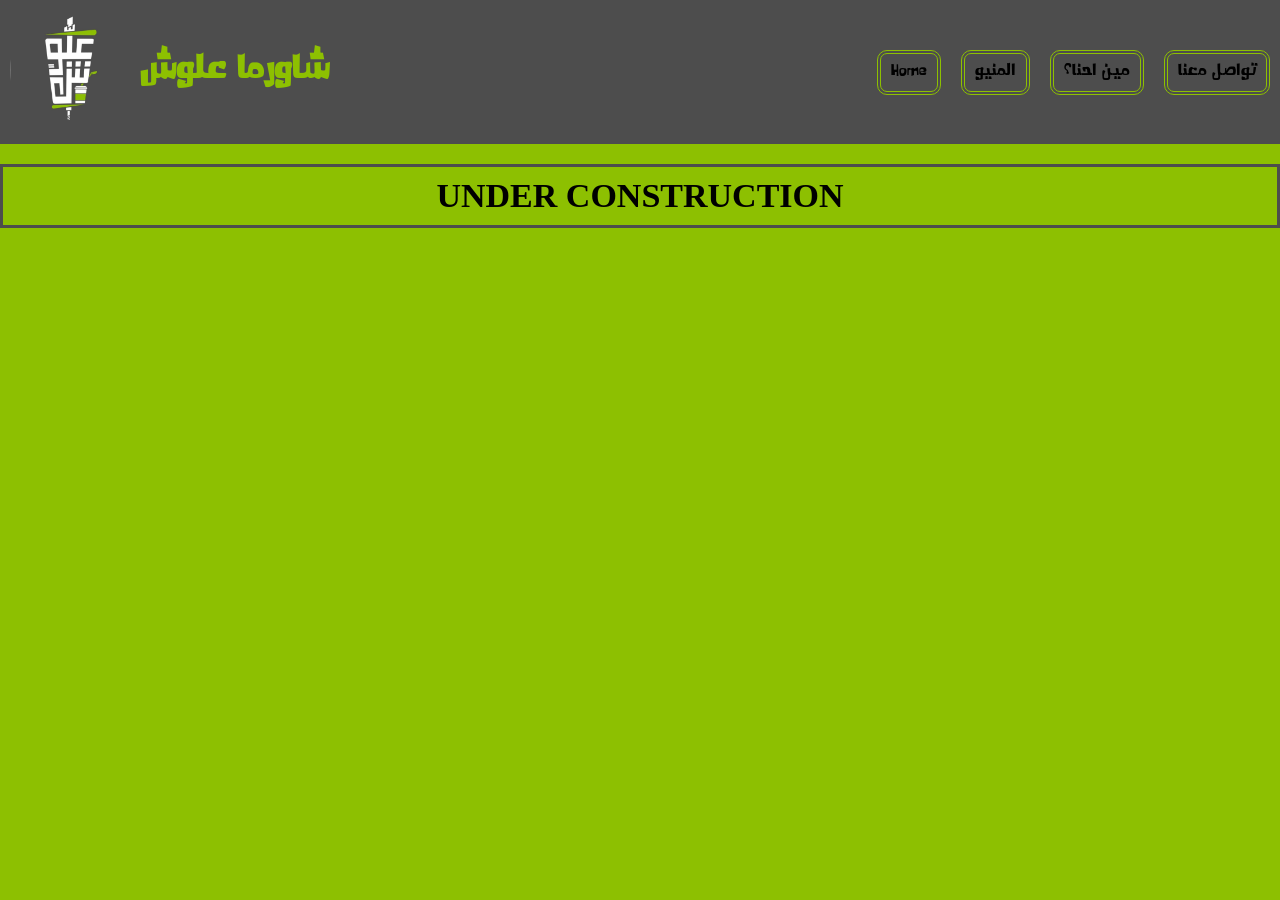
<file: proj2/v1.1/html/contact-us.html>
<!DOCTYPE html>
<html lang="en">
<head>
    <meta charset="UTF-8">
    <meta name="viewport" content="width=device-width, initial-scale=1.0">
    <link rel="stylesheet" href="../css/stylev1.1.css">
    <link rel="stylesheet" href="../css/contact-us.css">
    <title>Document</title>
</head>
<body>
    
    <header>
        <div class="logo-container">
            <a href="indexv1.1.html"><img class="logo" src="../images/logo-3losh.jpg"></a>
            <h1>شاورما علوش</h1>
        </div>

        <nav>
            <ul class="options">
                <li class="home"><a href="indexv1.1.html">Home</a></li>
                <div class="dropdown">
                    <li class="main-menu" tabindex="0">المنيو</li>
                    <div class="dropdown-content">
                        <a href="menu1.html#shawerma"> <img src="../images/shawerma1.jfif"><h2>شاورما</h2></a>
                        <a href="menu1.html#zinger"><img src="../images/shawerma2.webp"><h2>زنجر</h2></a>
                        <a href="menu1.html#burger"><img src="../images/shawerma3.jfif"><h2>برقر</h2></a>
                    </div>
                </div>
                <li class="who_we_are"><a href="whoweare.html">مين احنا؟</a></li>
                <li class="contacts"><a href="contact-us.html">تواصل معنا</a></li>
            </ul>
        </nav>
    </header>


    <h2 class="h2">UNDER CONSTRUCTION</h2>

</body>
</html>
</file>
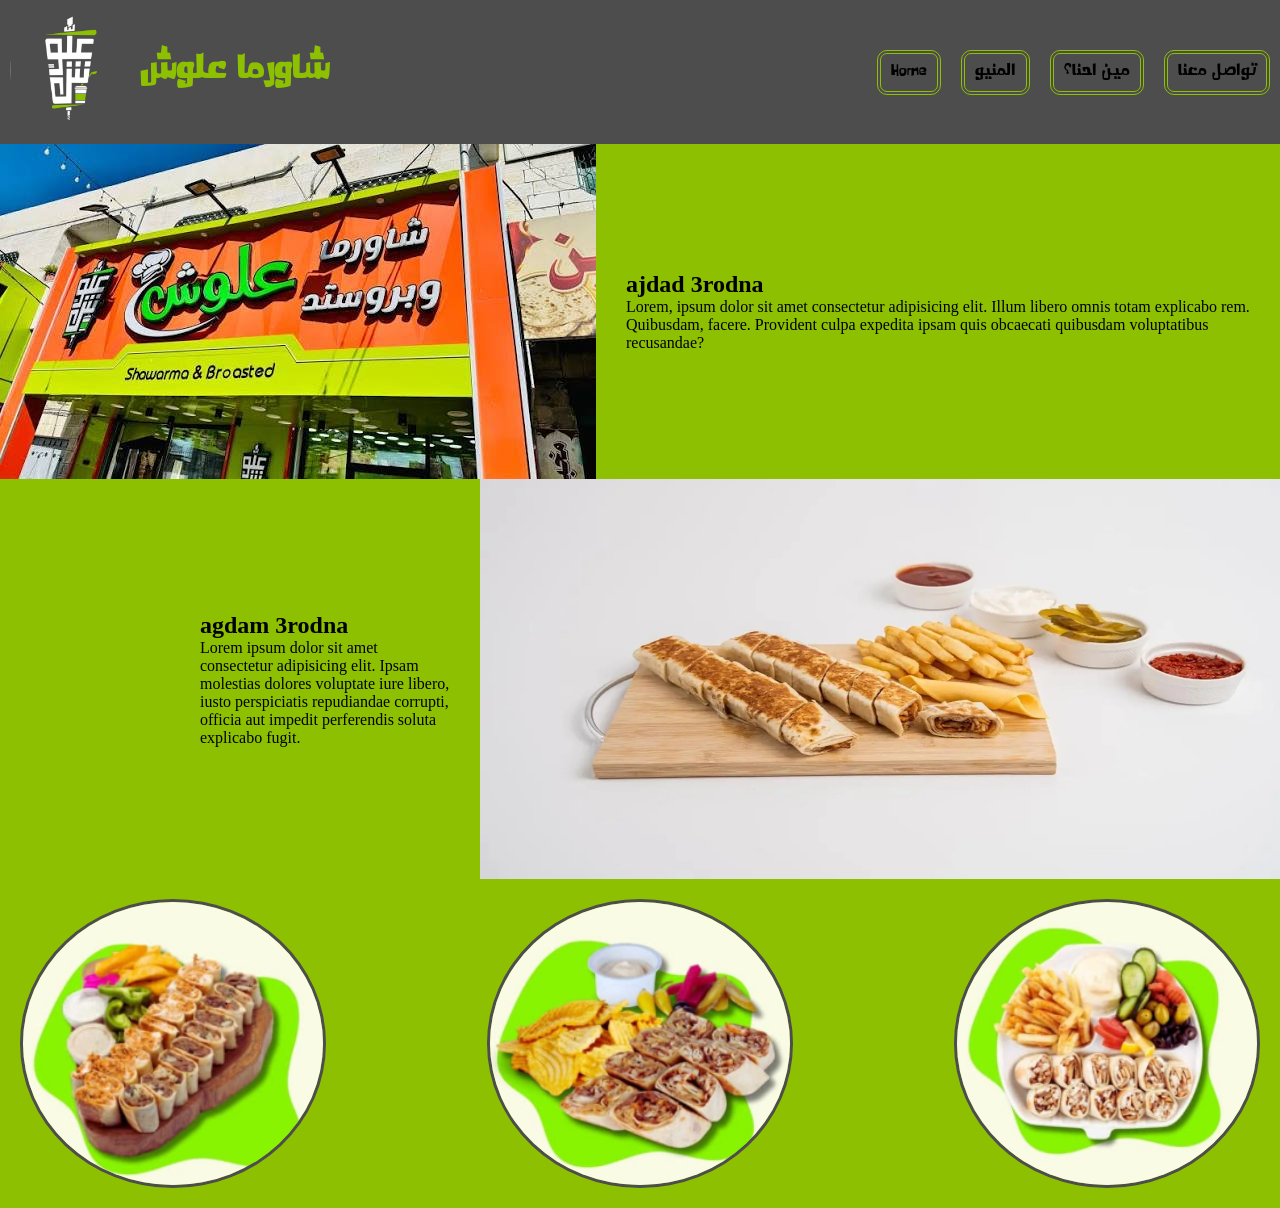
<file: proj2/v1.1/html/indexv1.1.html>
<!DOCTYPE html>
<html lang="ar">
<head>
    <meta charset="UTF-8">
    <link rel="icon" type="image/png" href="../images/logo-3losh.jpg">
    <meta name="viewport" content="width=device-width, initial-scale=1.0">
    <link rel="stylesheet" href="../css/stylev1.1.css">
    <title>Home</title>
</head>
<body>
    <header>
        <div class="logo-container">
            <a href="indexv1.1.html"><img class="logo" src="../images/logo-3losh.jpg"></a>
            <h1>شاورما علوش</h1>
        </div>

        <nav>
            <ul class="options">
                <li class="home"><a href="indexv1.1.html">Home</a></li>
                <div class="dropdown">
                    <li class="main-menu" tabindex="0">المنيو</li>
                    <div class="dropdown-content">
                        <a href="menu1.html#shawerma"> <img src="../images/shawerma1.jfif"><h2>شاورما</h2></a>
                        <a href="menu1.html#zinger"><img src="../images/shawerma2.webp"><h2>زنجر</h2></a>
                        <a href="menu1.html#burger"><img src="../images/shawerma3.jfif"><h2>برقر</h2></a>
                    </div>
                </div>
                <li class="who_we_are"><a href="whoweare.html">مين احنا؟</a></li>
                <li class="contacts"><a href="contact-us.html">تواصل معنا</a></li>
            </ul>
        </nav>
    </header>

    <div class="hero">

        <div class="section">
            <img class="img1" src="../images/3losh(1).jfif">
            <div class="text">
                <h2>ajdad 3rodna</h2>
                <article>Lorem, ipsum dolor sit amet consectetur adipisicing elit. Illum libero omnis totam explicabo rem. Quibusdam, facere. Provident culpa expedita ipsam quis obcaecati quibusdam voluptatibus recusandae?</article>
            </div>
        </div>

        <div class="section">
            <img class="img2" src="../images/shawerma2.webp">
            <div class="text">
                <h2>agdam 3rodna</h2>
                <article>Lorem ipsum dolor sit amet consectetur adipisicing elit. Ipsam molestias dolores voluptate iure libero, iusto perspiciatis repudiandae corrupti, officia aut impedit perferendis soluta explicabo fugit.</article>
            </div>
        </div>

        <div class="section2">
            <img class="img3" src="../images/Screenshot 2026-09-16 055030.png">
            <img class="img3" src="../images/Screenshot 2026-09-16 055016.png">
            <img class="img3" src="../images/Screenshot 2026-09-16 054954.png">
        </div>

    </div>

</body>
</html>
</file>
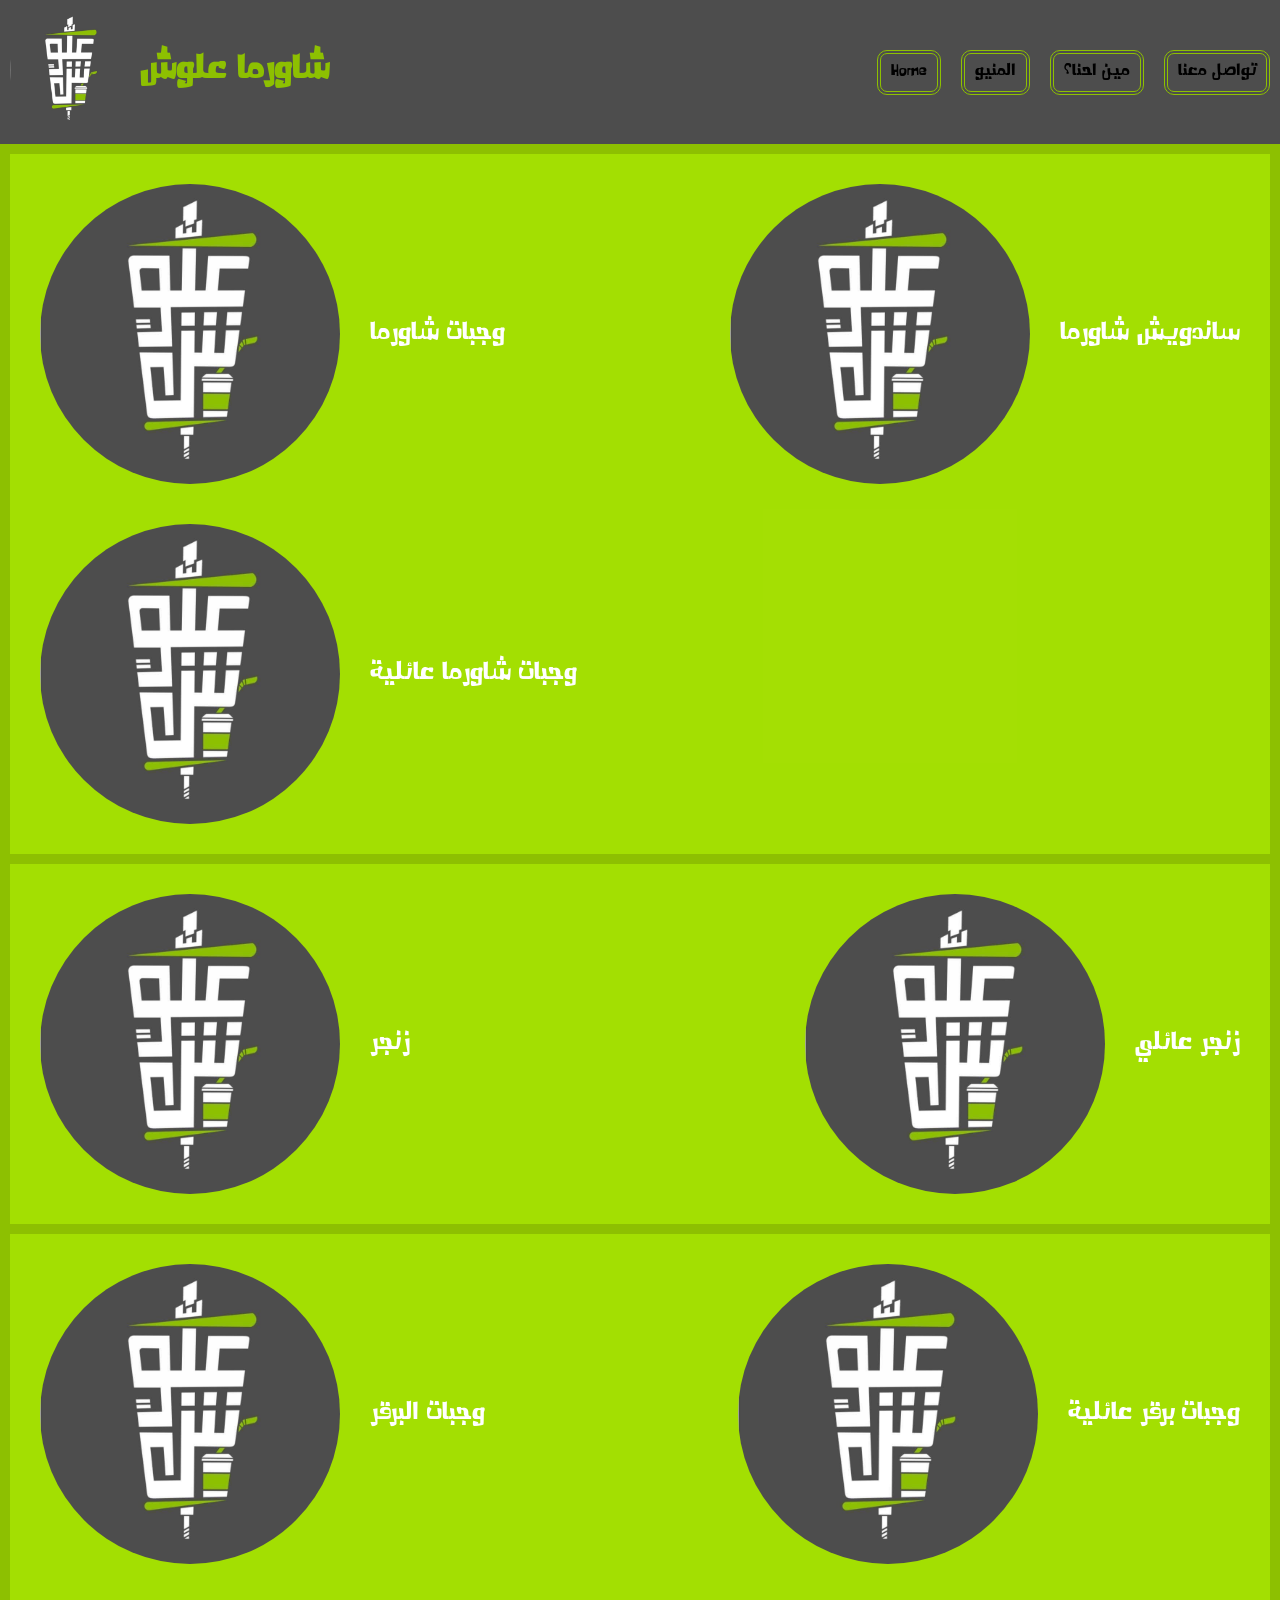
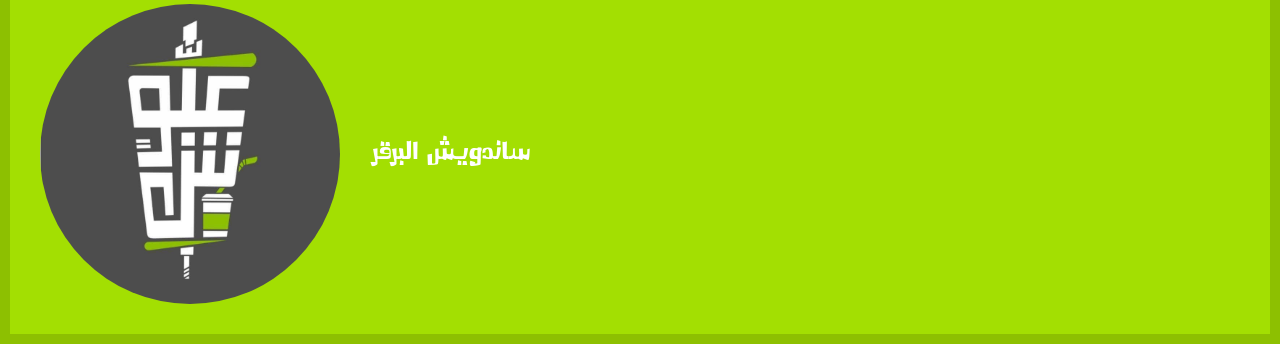
<file: proj2/v1.1/html/menu1.html>
<!DOCTYPE html>
<html lang="ar">
<head>
    <meta charset="UTF-8">
    <link rel="icon" type="image/png" href="../images/logo-3losh.jpg">
    <meta name="viewport" content="width=device-width, initial-scale=1.0">
    <link rel="stylesheet" href="../css/stylev1.1.css">
    <link rel="stylesheet" href="../css/menu1.css">
    <title>menu</title>
</head>
<body>
    
    <header>
        <div class="logo-container">
            <a href="indexv1.1.html"><img class="logo" src="../images/logo-3losh.jpg"></a>
            <h1>شاورما علوش</h1>
        </div>

        <nav>
            <ul class="options">
                <li class="home"><a href="indexv1.1.html">Home</a></li>
                <div class="dropdown">
                    <li class="main-menu" tabindex="0">المنيو</li>
                    <div class="dropdown-content">
                        <a href="menu1.html#shawerma"> <img src="../images/shawerma1.jfif"><h2>شاورما</h2></a>
                        <a href="menu1.html#zinger"> <img src="../images/shawerma2.webp"><h2>زنجر</h2></a>
                        <a href="menu1.html#burger"> <img src="../images/shawerma3.jfif"><h2>برقر</h2></a>
                    </div>
                </div>
                <li class="who_we_are"><a href="whoweare.html">مين احنا؟</a></li>
                <li class="contacts"><a href="contact-us.html">تواصل معنا</a></li>
            </ul>
        </nav>
    </header>

    <div id="shawerma" class="main-container">
        <div class="container">
            <a href="shawermameals.html"><img src="../images/logo-3losh.jpg"> وجبات شاورما</a>
        </div>
        <div class="container">
            <img src="../images/logo-3losh.jpg"> ساندويش شاورما
        </div>
        <div class="container">
            <img src="../images/logo-3losh.jpg"> وجبات شاورما عائلية
        </div>
    </div>

    <div id="zinger" class="main-container">
        <div class="container">
            <img src="../images/logo-3losh.jpg"> زنجر
        </div>
        <div class="container">
            <img src="../images/logo-3losh.jpg"> زنجر عائلي
        </div>
    </div>

    <div id="burger" class="main-container">
        <div class="container">
            <img src="../images/logo-3losh.jpg"> وجبات البرقر
        </div>
        <div class="container">
            <img src="../images/logo-3losh.jpg"> وجبات برقر عائلية             
        </div>
        <div class="container">
            <img src="../images/logo-3losh.jpg"> ساندويش البرقر
        </div>
    </div>

</body>
</html>
</file>
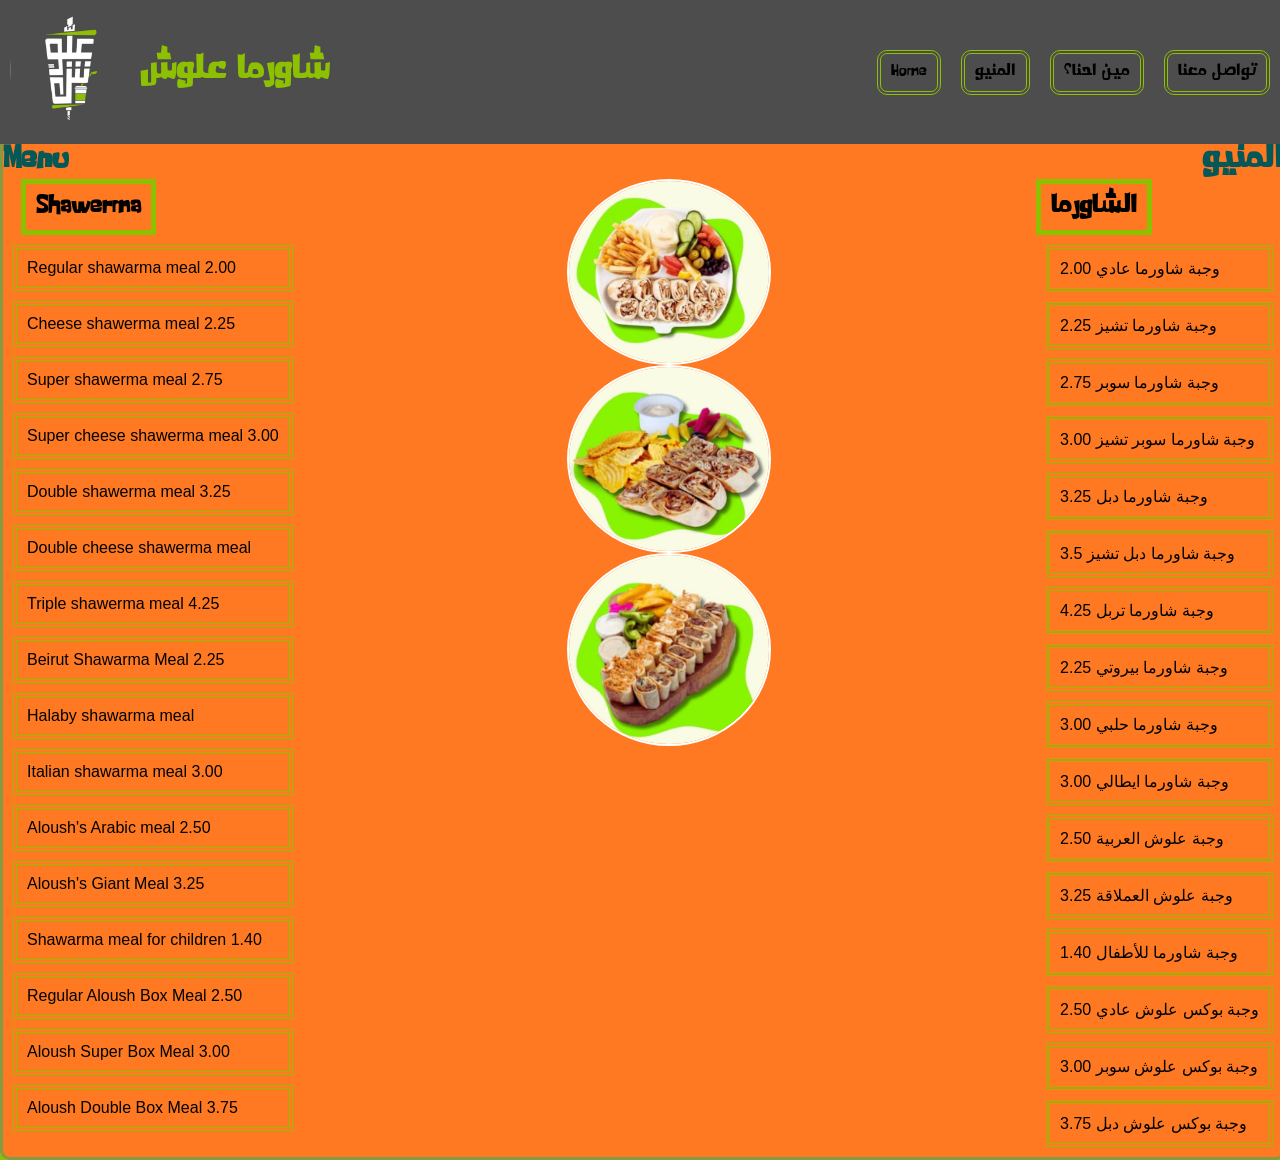
<file: proj2/v1.1/html/shawermameals.html>
<!DOCTYPE html>
<html lang="en">
<head>
    <meta charset="UTF-8">
    <meta name="viewport" content="width=device-width, initial-scale=1.0">
    <link rel="stylesheet" href="../../v1/css/style.css">
    <link rel="stylesheet" href="../css/stylev1.1.css">
    <title>Menu</title>
</head>
<body>
    
    <header>
        <div class="logo-container">
            <a href="indexv1.1.html"><img class="logo" src="../images/logo-3losh.jpg"></a>
            <h1>شاورما علوش</h1>
        </div>

        <nav>
            <ul class="options">
                <li class="home"><a href="indexv1.1.html">Home</a></li>
                <div class="dropdown">
                    <li class="main-menu" tabindex="0">المنيو</li>
                    <div class="dropdown-content">
                        <a href="menu1.html#shawerma"> <img src="../images/shawerma1.jfif"><h2>شاورما</h2></a>
                        <a href="menu1.html#zinger"> <img src="../images/shawerma2.webp"><h2>زنجر</h2></a>
                        <a href="menu1.html#burger"> <img src="../images/shawerma3.jfif"><h2>برقر</h2></a>
                    </div>
                </div>
                <li class="who_we_are"><a href="whoweare.html">مين احنا؟</a></li>
                <li class="contacts"><a href="contact-us.html">تواصل معنا</a></li>
            </ul>
        </nav>
    </header>

    <div class="menu">
        <h2 id="english-menu">Menu</h2>
        <h2 id="arabic-menu">المنيو</h2>
    </div>
    <div class="tmenu">
        <div class="e-menu">
            
            <h3><strong>Shawerma</strong></h3>
            <ul>
                <li>Regular shawarma meal 2.00</li>
                <li>Cheese shawerma meal 2.25</li>
                <li>Super shawerma meal 2.75</li>
                <li>Super cheese shawerma meal 3.00</li>
                <li>Double shawerma meal 3.25</li>
                <li>Double cheese shawerma meal</li>
                <li>Triple shawerma meal 4.25</li>
                <li>Beirut Shawarma Meal 2.25</li>
                <li>Halaby shawarma meal </li>
                <li>Italian shawarma meal 3.00</li>
                <li>Aloush's Arabic meal 2.50</li>
                <li>Aloush's Giant Meal 3.25</li>
                <li>Shawarma meal for children 1.40</li>
                <li>Regular Aloush Box Meal 2.50</li>
                <li>Aloush Super Box Meal 3.00</li>
                <li>Aloush Double Box Meal 3.75</li>
            </ul>
        </div>
        <div class="i-menu">
            <img src="../images/Screenshot 2026-09-16 054954.png">
            <img src="../images/Screenshot 2026-09-16 055016.png">
            <img src="../images/Screenshot 2026-09-16 055030.png">
        </div>
        <div class="a-menu">
            <h3>الشاورما</h3>
            <ul>
                <li>وجبة شاورما عادي 2.00</li>
                <li>وجبة شاورما تشيز 2.25</li>
                <li>وجبة شاورما سوبر 2.75</li>
                <li>وجبة شاورما سوبر تشيز 3.00</li>
                <li>وجبة شاورما دبل 3.25</li>
                <li>وجبة شاورما دبل تشيز 3.5</li>
                <li>وجبة شاورما تربل 4.25</li>
                <li>وجبة شاورما بيروتي 2.25</li>
                <li>وجبة شاورما حلبي 3.00 </li>
                <li>وجبة شاورما ايطالي 3.00</li>
                <li>وجبة علوش العربية 2.50</li>
                <li>وجبة علوش العملاقة 3.25</li>
                <li>وجبة شاورما للأطفال 1.40</li>
                <li>وجبة بوكس علوش عادي 2.50</li>
                <li>وجبة بوكس علوش سوبر 3.00</li>
                <li>وجبة بوكس علوش دبل 3.75</li>
            </ul>
        </div>
        
    </div>
</body>
</html>
</file>
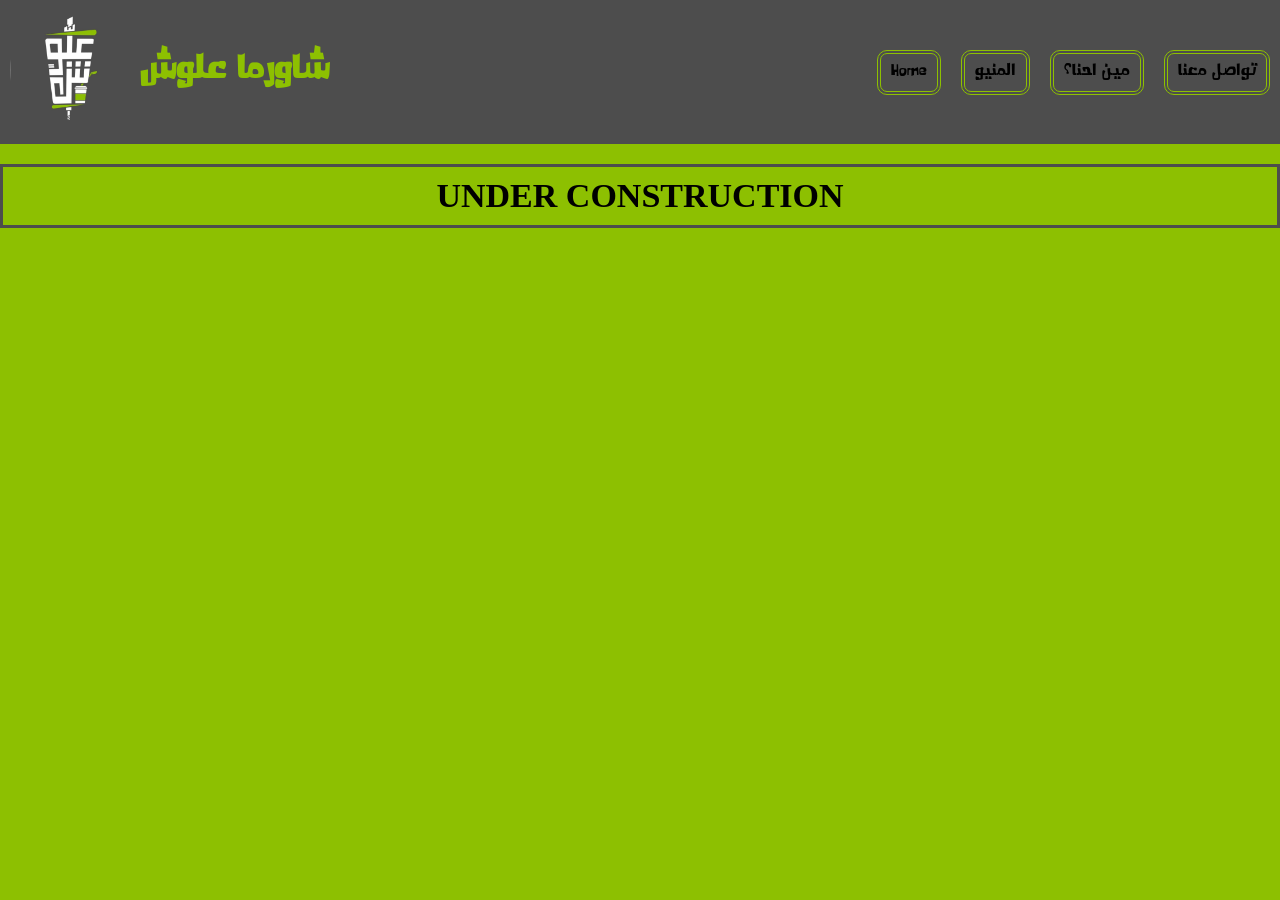
<file: proj2/v1.1/html/whoweare.html>
<!DOCTYPE html>
<html lang="ar">
<head>
    <meta charset="UTF-8">
    <link rel="icon" type="image/png" href="../images/logo-3losh.jpg">
    <meta name="viewport" content="width=device-width, initial-scale=1.0">
    <link rel="stylesheet" href="../css/stylev1.1.css">
    <link rel="stylesheet" href="../css/whoweare.css">
    <title>About us</title>
</head>
<body>
    <header>
        <div class="logo-container">
            <a href="indexv1.1.html"><img class="logo" src="../images/logo-3losh.jpg"></a>
            <h1>شاورما علوش</h1>
        </div>

        <nav>
            <ul class="options">
                <li class="home"><a href="indexv1.1.html">Home</a></li>
                <div class="dropdown">
                    <li class="main-menu" tabindex="0">المنيو</li>
                    <div class="dropdown-content">
                        <a href="menu1.html#shawerma"> <img src="../images/shawerma1.jfif"><h2>شاورما</h2></a>
                        <a href="menu1.html#zinger"><img src="../images/shawerma2.webp"><h2>زنجر</h2></a>
                        <a href="menu1.html#burger"><img src="../images/shawerma3.jfif"><h2>برقر</h2></a>
                    </div>
                </div>
                <li class="who_we_are"><a href="whoweare.html">مين احنا؟</a></li>
                <li class="contacts"><a href="contact-us.html">تواصل معنا</a></li>
            </ul>
        </nav>
    </header>
    <h2 class="h2">UNDER CONSTRUCTION</h2>

</body>
</html>
</file>
<file: CSS/style.css>
:root {
    --bg: #0a0f0d;
    --card: #0F1713;
    --green: #00FF66;
    --text: #E6E6E6;
    --border: #164d32;
}

@font-face {
    font-family: "UbuntuMono";
    src: url("../Fonts/UbuntuMono-Regular.ttf") format("truetype");
    font-weight: 400;
    font-style: normal;
}

* {
    box-sizing: border-box;
    margin: 0;
    padding: 0;
}

body {
    background-color: var(--bg);
    color: var(--text);
    font-family: "UbuntuMono", monospace;
}

html {
    scroll-behavior: smooth;
}

/*====================
        Header
  ====================*/

header {
    display: flex;
    align-items: center;
    justify-content: space-between;
    padding: 15px 40px;
    background-color: var(--card);
    border-bottom: 1px solid var(--border);
    position: sticky;
    top: 0;
    z-index: 999;
}

.logo-container h1 {
    color: var(--green);
    font-size: 24px;
    letter-spacing: 2px;
}

.logo-container a {
    text-decoration: none;
}

nav {
    display: flex;
    align-items: center;
    gap: 30px;
}

nav a {
    position: relative;
    text-decoration: none;
    color: var(--text);
    font-size: 18px;
    transition: 0.25s ease-in-out;
}

nav a::before {
    content: "> ";
    position: absolute;
    left: -15px;
    color: var(--green);
    opacity: 0;
    transition: 0.25s ease-in-out;
}

nav a:hover {
    color: #00B84F;
}

nav a:hover::before {
    opacity: 1;
}

/*====================
        Hero
====================*/

.hero {
    min-height: calc(100vh - 111px);
    display: grid;
    grid-template-columns: 1fr 1fr;
    align-items: center;
    gap: 50px;
    padding: 60px 8%;
}

.hero-content {
    max-width: 650px;
    min-width: 0;
}

.hello {
    color: var(--green);
    font-size: 16px;
    margin-bottom: 25px;
}

.hero-content h2 {
    font-size: 28px;
    line-height: 1.4;
    margin-bottom: 15px;
}

.name {
    color: var(--green);
}

.description {
    color: var(--text);
    font-size: 18px;
    line-height: 1.8;
    max-width: 550px;
    margin-top: 25px;
}

.hero-buttons {
    display: flex;
    flex-wrap: wrap;
    gap: 15px;
    margin-top: 30px;
}

.hero-buttons a {
    display: inline-block;
    padding: 12px 18px;
    text-decoration: none;
    text-align: center;
    font-size: 14px;
    border: 1px solid var(--green);
    transition: 0.25s ease-in-out;
}

.btn-primary {
    background-color: var(--green);
    color: var(--bg);
}

.btn-primary:hover {
    background-color: transparent;
    color: var(--green);
}

.btn-secondary {
    background-color: transparent;
    color: var(--green);
}

.btn-secondary:hover {
    background-color: var(--green);
    color: var(--bg);
}

/*====================
        Terminal
====================*/

.terminal {
    min-width: 0;
    background-color: var(--card);
    border: 1px solid var(--border);
    box-shadow: 8px 8px 0 rgba(0, 255, 102, 0.04);
}

.terminal-header {
    display: flex;
    align-items: center;
    gap: 15px;
    padding: 15px;
    background-color: #121a17;
    border-bottom: 1px solid var(--border);
}

.terminal-dots {
    display: flex;
    gap: 6px;
}

.terminal-dots span {
    width: 10px;
    height: 10px;
    border-radius: 50%;
    background-color: red;
}

.terminal-dots span:nth-child(2) {
    background-color: yellow;
}

.terminal-dots span:nth-child(3) {
    background-color: green;
}

.terminal-header p {
    color: var(--text);
    font-size: 13px;
}

.terminal-status {
    margin-left: auto;
    color: var(--green);
    font-size: 11px;
}

.terminal-body {
    padding: 25px;
    line-height: 1.8;
    overflow-wrap: anywhere;
}

.command {
    color: var(--green);
    margin-top: 18px;
}

.command:first-child {
    margin-top: 0;
}

.output {
    color: var(--text);
    padding-left: 15px;
}

.cursor {
    display: inline-block;
    width: 9px;
    height: 17px;
    background-color: var(--green);
    vertical-align: middle;
    animation: blink 1s steps(2, start) infinite;
}

@keyframes blink {
    to {
        visibility: hidden;
    }
}

/*====================
        Projects
====================*/

.projects {
    background-color: #121a17;
    padding: 80px 8%;
}

.projects-container {
    display: flex;
    flex-wrap: wrap;
    gap: 20px;
}

.card {
    position: relative;
    background-color: var(--card);
    border: 2px solid var(--border);
    width: 300px;
    min-height: 400px;
    padding: 15px;
}

.card:hover {
    box-shadow: 3px 3px rgba(0, 255, 102, 0.12);
    transform: translateY(-5px);
}

.card img {
    width: 100%;
    height: 250px;
    object-fit: contain;
    margin-bottom: 10px;
}

.card .label {
    position: absolute;
    top: 5px;
    right: 5px;
    z-index: 999;
    border: 1px solid var(--border);
    border-radius: 25px;
    padding: 10px;
    background-color: var(--bg);
}

.card h2 {
    color: var(--green);
    font-size: 25px;
    margin-bottom: 15px;
}

.card a {
    text-decoration: none;
}

.card p {
    color: var(--text);
    line-height: 1.6;
    overflow-wrap: anywhere;
}

/*====================
        Contact
====================*/

.contact {
    background-color: #16201c;
    padding: 80px 8%;
    border-top: 1px solid var(--border);
}

.contact h2 {
    color: var(--text);
    font-size: 32px;
    margin-bottom: 15px;
}

.contact h2 span {
    color: var(--green);
}

.contact-description {
    color: #a6b0a9;
    font-size: 16px;
    line-height: 1.8;
    margin-bottom: 35px;
}

.contact-container {
    display: flex;
    flex-wrap: wrap;
    gap: 20px;
}

.contact-item {
    display: flex;
    flex-direction: column;
    gap: 12px;
    background-color: var(--card);
    border: 1px solid var(--border);
    padding: 20px;
    width: 250px;
    overflow-wrap: anywhere;
    /* transition: 0.25s ease-in-out; */
}

.contact-item:hover {
    border-color: var(--green);
    transform: translateY(-4px);
    box-shadow: 3px 3px rgba(0, 255, 102, 0.12);
}

.contact-label {
    color: var(--green);
    font-size: 14px;
}

.contact-item a {
    color: var(--text);
    text-decoration: none;
    font-size: 16px;
    transition: 0.25s ease-in-out;
}

.contact-item a:hover {
    color: var(--green);
}

/*====================
        Footer
====================*/

.site-footer {
    background-color: var(--card);
    border-top: 1px solid var(--border);
    padding: 56px 8% 24px;
    font-size: 16px;
}

.footer-content {
    display: grid;
    grid-template-columns: minmax(0, 1.4fr) minmax(0, 1fr) minmax(0, 1fr);
    gap: 48px;
    max-width: 1200px;
    margin: 0 auto;
}

.footer-content>div {
    min-width: 0;
}

.footer-logo {
    display: inline-block;
}

.footer-logo img {
    display: block;
    width: 88px;
    height: 88px;
    max-width: 100%;
    object-fit: contain;
}

.footer-description {
    max-width: 330px;
    margin-top: 16px;
    color: #a6b0a9;
    line-height: 1.8;
}

.footer-socials {
    display: flex;
    flex-wrap: wrap;
    gap: 10px;
    margin-top: 22px;
}

.site-footer .footer-socials a {
    display: inline-flex;
    flex: 0 0 44px;
    align-items: center;
    justify-content: center;
    width: 44px;
    height: 44px;
    border: 1px solid var(--border);
    border-radius: 10px;
    color: var(--green);
    background-color: transparent;
    transition: color .2s ease, background-color .2s ease, border-color .2s ease;
}

.site-footer .footer-socials svg {
    display: block;
    flex: 0 0 20px;
    width: 20px;
    height: 20px;
    max-width: 20px;
    max-height: 20px;
    color: inherit;
}

.site-footer .footer-socials a:hover {
    color: var(--text);
    background-color: var(--bg);
    border-color: var(--green);
}

.footer-content h2 {
    margin: 14px 0 24px;
    color: var(--text);
    font-size: 19px;
}

.footer-links ul {
    list-style: none;
    display: grid;
    gap: 8px;
}

.footer-links a {
    display: inline-flex;
    align-items: center;
    gap: 12px;
    min-height: 44px;
}

.site-footer a {
    text-decoration: none;
}

.footer-links a,
.footer-contact a,
.footer-bottom a {
    color: #a6b0a9;
    overflow-wrap: anywhere;
}

.footer-links a:hover,
.footer-contact a:hover,
.footer-bottom a:hover {
    color: var(--green);
}

.footer-links a span {
    color: var(--green);
}

.footer-contact address {
    display: grid;
    gap: 18px;
    font-style: normal;
}

.footer-contact address>div {
    display: grid;
    gap: 4px;
}

.footer-contact-label {
    color: var(--green);
    font-size: 13px;
    letter-spacing: 1px;
    text-transform: uppercase;
}

.footer-contact a {
    display: inline-block;
    width: fit-content;
    max-width: 100%;
    min-height: 44px;
    padding: 10px 0;
    line-height: 1.5;
}

.footer-bottom {
    display: flex;
    flex-wrap: wrap;
    align-items: center;
    justify-content: space-between;
    gap: 12px 24px;
    max-width: 1200px;
    margin: 40px auto 0;
    padding-top: 20px;
    border-top: 1px solid var(--border);
    color: #a6b0a9;
    font-size: 14px;
}

.footer-bottom a {
    display: inline-flex;
    align-items: center;
    gap: 10px;
    min-height: 44px;
}

.site-footer a:focus-visible {
    outline: 2px solid var(--green);
    outline-offset: 5px;
    border-radius: 4px;
}

@media (max-width: 900px) {
    .footer-content {
        grid-template-columns: minmax(0, 1fr) minmax(0, 1fr);
        gap: 32px;
    }

    .footer-brand {
        grid-column: 1 / -1;
    }

    .footer-description {
        max-width: 440px;
    }
}

@media (max-width: 600px) {
    .site-footer {
        padding: 40px 20px 20px;
    }

    .footer-content {
        grid-template-columns: minmax(0, 1fr);
        gap: 28px;
    }

    .footer-content h2 {
        margin: 0 0 14px;
    }

    .footer-bottom {
        margin-top: 28px;
        flex-direction: column;
        align-items: flex-start;
    }
}

/*====================
   Tablet & Small Screens
====================*/

@media (max-width: 768px) {

    header {
        padding: 15px 6%;
    }

    nav {
        gap: 20px;
    }

    nav a {
        font-size: 16px;
    }

    .hero {
        grid-template-columns: 1fr;
        min-height: auto;
        padding: 50px 6%;
        gap: 35px;
    }

    .hero-content {
        max-width: 100%;
    }

    .terminal {
        width: 100%;
    }

    .projects {
        padding: 50px 6%;
    }

    .projects-container {
        justify-content: center;
    }

    .card {
        width: 100%;
        max-width: 400px;
        min-height: auto;
    }

    .contact {
        padding: 50px 6%;
    }

    .contact-container {
        justify-content: center;
    }

    .contact-item {
        width: 100%;
        max-width: 400px;
    }
}

/*====================
      Mobile Phones
====================*/

@media (max-width: 600px) {

    header {
        flex-direction: column;
        gap: 18px;
        padding: 18px 15px;
    }

    .logo-container h1 {
        font-size: 22px;
    }

    nav {
        gap: 22px;
    }

    nav a {
        font-size: 15px;
    }

    nav a::before {
        left: -12px;
    }

    .hero {
        padding: 40px 20px;
        gap: 30px;
    }

    .hello {
        font-size: 14px;
        margin-bottom: 18px;
    }

    .hero-content h2 {
        font-size: 22px;
        margin-bottom: 12px;
    }

    .description {
        font-size: 16px;
        line-height: 1.7;
        margin-top: 20px;
    }

    .hero-buttons {
        flex-direction: column;
        gap: 12px;
        margin-top: 25px;
    }

    .hero-buttons a {
        width: 100%;
        padding: 13px;
    }

    .terminal-header {
        gap: 8px;
        padding: 12px;
    }

    .terminal-header p {
        font-size: 11px;
    }

    .terminal-status {
        font-size: 10px;
    }

    .terminal-body {
        padding: 18px 14px;
        font-size: 14px;
        line-height: 1.8;
    }

    .cursor {
        width: 8px;
        height: 15px;
    }

    .projects {
        padding: 45px 20px;
    }

    .card {
        padding: 12px;
    }

    .card img {
        height: 200px;
    }

    .card h2 {
        font-size: 21px;
    }

    .card p {
        font-size: 14px;
    }

    .contact {
        padding: 45px 20px;
    }

    .contact h2 {
        font-size: 28px;
    }

    .contact-description {
        font-size: 15px;
    }

    .contact-item {
        padding: 18px;
        gap: 10px;
    }

    .contact-item a {
        font-size: 14px;
    }
}

/* Shared layout for the home, projects and contact pages */
body {
    min-height: 100vh;
    min-height: 100svh;
    display: flex;
    flex-direction: column;
}

main {
    flex: 1;
    min-width: 0;
}

.page-projects main,
.page-contact main {
    display: flex;
    flex-direction: column;
}

.page-projects .projects,
.page-contact .contact {
    flex: 1;
}

.page-intro {
    margin-bottom: 36px;
    max-width: 650px;
}

.page-intro .hello {
    margin-bottom: 12px;
}

.page-intro h2 {
    font-size: 32px;
    margin-bottom: 15px;
}

.page-intro h2 span {
    color: var(--green);
}

.page-intro>p:last-child {
    color: #a6b0a9;
    line-height: 1.8;
}

.page-home nav a[href="index.html#home"],
.page-projects nav a[href="projects.html"],
.page-contact nav a[href="contact.html"] {
    color: var(--green);
}

nav a:focus-visible {
    outline: 2px solid var(--green);
    outline-offset: 6px;
}

@media (max-width: 600px) {
    .page-intro h2 {
        font-size: 28px;
    }
}

/* Expanded portfolio content */
.content-section {
    padding: 76px 8%;
}

.surface-section {
    background: #121a17;
    border-block: 1px solid var(--border);
}

.eyebrow {
    color: var(--green);
    font-size: 12px;
    letter-spacing: 1.8px;
    line-height: 1.8;
    margin-bottom: 14px;
}

.section-heading {
    max-width: 720px;
    margin-bottom: 40px;
}

.section-heading h2,
.about-copy h2 {
    font-size: clamp(28px, 4vw, 42px);
    line-height: 1.2;
    letter-spacing: -1px;
    margin-bottom: 20px;
}

.section-heading h2 span,
.about-copy h2 span {
    color: var(--green);
}

.section-heading>p:last-child,
.about-copy>p:not(.eyebrow) {
    color: #a6b0a9;
    line-height: 1.9;
    font-size: 17px;
}

.page-home .hero {
    min-height: 72vh;
    padding-block: 72px;
    background-image: radial-gradient(ellipse at 85% 40%, rgba(0, 255, 102, .045), transparent 65%);
}

.about-section {
    display: grid;
    grid-template-columns: minmax(0, 1.2fr) minmax(0, 1fr);
    gap: 64px;
    align-items: center;
    border-top: 1px solid var(--border);
}

.about-copy>p {
    margin-bottom: 16px;
}

.text-link {
    display: inline-flex;
    gap: 14px;
    align-items: center;
    min-height: 44px;
    color: var(--green);
    text-decoration: none;
    margin-top: 12px;
}

.profile-note {
    min-width: 0;
    background: var(--card);
    border: 1px solid var(--border);
    border-radius: 12px;
    overflow: hidden;
}

.note-top {
    padding: 18px 24px;
    display: flex;
    justify-content: space-between;
    gap: 12px;
    background: #121a17;
    border-bottom: 1px solid var(--border);
    color: #a6b0a9;
    font-size: 13px;
}

.profile-note dl {
    padding: 10px 24px;
}

.profile-note dl>div {
    display: grid;
    grid-template-columns: 100px minmax(0, 1fr);
    gap: 16px;
    padding: 20px 0;
    border-bottom: 1px solid var(--border);
    line-height: 1.6;
}

.profile-note dl>div:last-child {
    border: 0;
}

.profile-note dt {
    color: #a6b0a9;
}

.profile-note dd {
    color: var(--green);
    overflow-wrap: anywhere;
}

.feature-grid,
.process-grid {
    display: grid;
    grid-template-columns: repeat(3, minmax(0, 1fr));
    gap: 24px;
}

.feature-panel {
    padding: 28px;
    border: 1px solid var(--border);
    border-radius: 12px;
    background: var(--card);
}

.panel-number {
    color: var(--green);
    font-size: 12px;
    letter-spacing: 1px;
}

.feature-panel h3,
.process-grid h3 {
    font-size: 21px;
    margin: 24px 0 14px;
}

.feature-panel p,
.process-grid p {
    color: #a6b0a9;
    line-height: 1.8;
}

.process-grid {
    list-style: none;
}

.process-grid li {
    padding: 24px 24px 12px 0;
    border-top: 1px solid var(--border);
}

.process-grid li>span {
    color: var(--green);
    font-size: 28px;
}

.studio-cta {
    display: flex;
    flex-wrap: wrap;
    gap: 32px;
    align-items: center;
    justify-content: space-between;
    background: var(--card);
    border-top: 1px solid var(--border);
}

.studio-cta h2 {
    font-size: clamp(26px, 4vw, 36px);
    margin-bottom: 14px;
}

.studio-cta p:not(.eyebrow) {
    color: #a6b0a9;
    line-height: 1.8;
    max-width: 560px;
}

.action-link {
    display: inline-flex;
    justify-content: space-between;
    align-items: center;
    gap: 24px;
    min-height: 48px;
    padding: 13px 20px;
    color: var(--green);
    border: 1px solid var(--border);
    border-radius: 6px;
    text-decoration: none;
    line-height: 1.5;
}

.action-link:hover {
    border-color: var(--green);
    background: #16201c;
}

.primary-action {
    background: var(--green);
    color: var(--bg);
    border-color: var(--green);
}

.primary-action:hover {
    background: transparent;
    color: var(--green);
}

.work-grid {
    display: grid;
    grid-template-columns: repeat(2, minmax(0, 1fr));
    gap: 28px;
}

.work-card {
    min-width: 0;
    border: 1px solid var(--border);
    border-radius: 14px;
    overflow: hidden;
    background: var(--card);
}

.work-art {
    position: relative;
    display: grid;
    place-items: center;
    padding: 40px 30px;
    min-height: 280px;
    background-color: #121a17;
    background-image: linear-gradient(var(--border) 1px, transparent 1px), linear-gradient(90deg, var(--border) 1px, transparent 1px);
    background-size: 48px 48px;
    border-bottom: 1px solid var(--border);
}

.work-art img {
    width: 100%;
    max-width: 260px;
    height: 200px;
    object-fit: contain;
    transition: transform .25s ease;
}

.work-art:hover img {
    transform: translateY(-4px);
}

.work-index {
    position: absolute;
    top: 18px;
    left: 20px;
    font-size: 11px;
    letter-spacing: 1.5px;
    color: #a6b0a9;
    background: var(--card);
    padding: 6px 10px;
}

.work-copy {
    padding: 30px;
}

.work-copy h2 {
    font-size: 28px;
    margin-bottom: 16px;
}

.work-copy>p:not(.eyebrow),
.work-detail p {
    color: #a6b0a9;
    line-height: 1.8;
}

.tag-list {
    display: flex;
    flex-wrap: wrap;
    gap: 8px;
    list-style: none;
    margin: 22px 0;
}

.tag-list li {
    padding: 6px 10px;
    color: var(--green);
    font-size: 12px;
    border: 1px solid var(--border);
    border-radius: 4px;
}

.work-detail {
    padding: 22px 0;
    border-top: 1px solid var(--border);
    margin-top: 24px;
}

.work-detail h3 {
    font-size: 16px;
    margin-bottom: 10px;
}

.work-copy .action-link {
    width: 100%;
}

.contact-layout {
    display: grid;
    grid-template-columns: minmax(0, 1.3fr) minmax(0, 1fr);
    gap: 32px;
    align-items: start;
}

.contact-methods {
    display: grid;
    grid-template-columns: repeat(2, minmax(0, 1fr));
    gap: 16px;
}

.contact-method {
    position: relative;
    display: block;
    padding: 26px;
    border: 1px solid var(--border);
    border-radius: 12px;
    background: var(--card);
    text-decoration: none;
    color: var(--text);
}

.contact-method:hover {
    border-color: var(--green);
    background: #121a17;
}

.contact-method .eyebrow {
    display: block;
    padding-right: 18px;
}

.contact-method h3 {
    font-size: 20px;
    line-height: 1.5;
    margin: 22px 0 12px;
}

.contact-value {
    color: #a6b0a9;
    font-size: 14px;
    overflow-wrap: anywhere;
    line-height: 1.8;
}

.method-arrow {
    position: absolute;
    right: 20px;
    top: 22px;
    color: var(--green);
}

.brief-panel {
    padding: 32px;
    border: 1px solid var(--border);
    border-radius: 12px;
    background: #121a17;
    min-width: 0;
}

.brief-panel h2 {
    font-size: 26px;
    margin-bottom: 16px;
}

.brief-panel>p:not(.eyebrow),
.brief-list {
    color: #a6b0a9;
    line-height: 1.9;
}

.brief-list {
    padding-left: 20px;
    margin: 22px 0 28px;
}

.brief-list li {
    padding: 5px 0;
}

.brief-list li::marker {
    color: var(--green);
}

.faq-list {
    max-width: 850px;
}

.faq-list details {
    border-top: 1px solid var(--border);
    padding: 20px 0;
}

.faq-list details:last-child {
    border-bottom: 1px solid var(--border);
}

.faq-list summary {
    font-size: 18px;
    line-height: 1.6;
    cursor: pointer;
    padding: 6px 0;
}

.faq-list summary::marker {
    color: var(--green);
}

.faq-list details p {
    color: #a6b0a9;
    line-height: 1.9;
    max-width: 720px;
    padding: 18px 0 4px;
}

.content-section a:focus-visible,
.faq-list summary:focus-visible {
    outline: 2px solid var(--green);
    outline-offset: 5px;
}

@media(max-width:1000px) {
    .contact-layout {
        grid-template-columns: minmax(0, 1fr);
    }

    .about-section {
        gap: 32px;
    }
}

@media(max-width:768px) {
    .content-section {
        padding: 52px 6%;
    }

    .about-section,
    .work-grid {
        grid-template-columns: minmax(0, 1fr);
    }

    .feature-grid,
    .process-grid {
        grid-template-columns: minmax(0, 1fr);
        gap: 16px;
    }

    .section-heading {
        margin-bottom: 28px;
    }

    .feature-panel h3 {
        margin-top: 18px;
    }

    .page-home .hero {
        min-height: auto;
        padding-block: 48px;
    }
}

@media(max-width:480px) {
    .content-section {
        padding: 44px 20px;
    }

    .contact-methods {
        grid-template-columns: minmax(0, 1fr);
    }

    .work-copy,
    .brief-panel,
    .contact-method {
        padding: 24px;
    }

    .profile-note dl>div {
        grid-template-columns: 82px minmax(0, 1fr);
        gap: 10px;
    }

    .work-art {
        min-height: 240px;
        padding: 40px 20px 24px;
    }

    .work-art img {
        height: 180px;
    }

    .studio-cta .action-link {
        width: 100%;
    }
}

@media(prefers-reduced-motion:reduce) {
    html {
        scroll-behavior: auto;
    }

    .cursor {
        animation: none;
    }

    .work-art img {
        transition: none;
    }

    .work-art:hover img {
        transform: none;
    }
}
</file>
<file: proj2/v1/css/style.css>
@font-face {
    font-family: 'MyFont';
    src: url(/proj2/fonts/YR-Sponge-Arabic.otf);
    font-weight: normal;
    font-style: normal;
    font-display: swap;
}

* {
    margin: 0;
    padding: 0;
}

body {
    background-color: white;
    font-family: Arial, sans-serif;
}

.tmenu {
    display: flex;
    justify-content: space-between;
    width: 100%;
    border: 3px solid #839b42;
    border-bottom-left-radius: 10px;
    border-bottom-right-radius: 10px;
    border-top: 0;
    background-color: #ff7922;
}

#english-menu{
    font-family: 'MyFont';
    color: rgb(5, 88, 88);
    font-size: xx-large;
    /* direction: rtl; */
}

.tmenu img {
    width: 200px;
    display: block;
    border: 2px solid white;
    border-radius: 50%;
}

#arabic-menu {
    font-family: 'MyFont';
    color: rgb(5, 88, 88);
    font-size: xx-large;
    direction: rtl;
    
}

.e-menu ul,
.a-menu ul {
    list-style: none;
}

.e-menu ul {
    padding-left: 0;
}

.e-menu ul li,
.a-menu ul li {
    border: 4px double #8dc001;
    padding: 10px;
    margin: 10px;
    display: block;
}
.a-menu ul li {
    direction: rtl;
}

.a-menu h3 {
    font-size: x-large;
    font-family: MyFont;
    border: 5px solid #8dc001;
    display: inline-block;
    padding: 10px;
}

.e-menu h3 {
    font-size: x-large;
    font-family: MyFont;
    direction: rtl;
    border: 5px solid #8dc001;
    display: inline-block;
    padding: 10px;
    margin-left: 18px;
}
.menu {
    display: flex;
    justify-content: space-between;
    width: 100%;
    border: 3px solid #839b42;
    border-top: 0;
    border-bottom: 0;
    background-color: #ff7922;
}

/* =========================
   📱 MOBILE RESPONSIVE
========================= */

@media (max-width: 600px) {

    body {
        width: 100%;
        overflow-x: hidden;
    }

    /* =========================
       LOGO / HEADER
    ========================= */

    .logo-container {
        width: 100%;
        padding: 15px 10px;
        display: flex;
        flex-wrap: wrap;
        justify-content: center;
        align-items: center;
        gap: 10px;
        text-align: center;
    }

    .logo-container img {
        width: 100px;
        max-width: 35vw;
        height: auto;
    }

    .logo-container h1 {
        font-size: 24px;
        width: 100%;
    }

    .logo-container a {
        padding: 7px 12px;
        border: 2px solid #8dc001;
        border-radius: 8px;
        text-decoration: none;
        background-color: #ff7922;
        color: black;
    }


    /* =========================
           MENU TITLES
    ========================= */

    .menu {
        width: 100%;
        padding: 10px;
        display: flex;
        justify-content: space-between;
        align-items: center;
        gap: 10px;
    }

    #english-menu,
    #arabic-menu {
        font-size: 24px;
    }


    /* =========================
           MAIN MENU
    ========================= */

    .tmenu {
        width: 100%;
        display: flex;
        flex-direction: column;
        align-items: center;
        gap: 15px;
        padding: 15px 8px;
    }


    /* =========================
           ENGLISH MENU
    ========================= */

    .e-menu {
        width: 100%;
        text-align: center;
    }

    .e-menu h3 {
        font-size: 22px;
        margin: 0 auto 10px;
    }

    .e-menu ul {
        width: 100%;
    }

    .e-menu ul li {
        width: calc(100% - 20px);
        margin: 10px auto;
        padding: 10px 8px;
        font-size: 15px;
        line-height: 1.4;
    }


    /* =========================
              IMAGES
    ========================= */

    .i-menu {
        width: 100%;
        display: flex;
        flex-wrap: wrap;
        justify-content: center;
        gap: 10px;
    }

    .tmenu img {
        width: 140px;
        max-width: 40%;
        height: auto;
    }


    /* =========================
            ARABIC MENU
    ========================= */

    .a-menu {
        width: 100%;
        text-align: center;
    }

    .a-menu h3 {
        font-size: 22px;
        margin: 0 auto 10px;
    }

    .a-menu ul {
        width: 100%;
    }

    .a-menu ul li {
        width: calc(100% - 20px);
        margin: 10px auto;
        padding: 10px 8px;
        font-size: 15px;
        line-height: 1.6;
    }
}


/* =========================
       📱 SMALL PHONES
========================= */

@media (max-width: 380px) {

    .logo-container img {
        width: 85px;
    }

    .logo-container h1 {
        font-size: 21px;
    }

    .logo-container a {
        font-size: 13px;
        padding: 6px 10px;
    }

    #english-menu,
    #arabic-menu {
        font-size: 21px;
    }

    .e-menu ul li,
    .a-menu ul li {
        font-size: 14px;
        padding: 9px 6px;
    }

    .tmenu img {
        width: 120px;
    }
}
</file>
<file: proj2/v1.1/css/stylev1.1.css>
@font-face {
    font-family: "Altieb";
    src: url(/proj2/fonts/YR-Sponge-Arabic.otf);
}

* {
    margin: 0;
    padding: 0;
}

html {
    scroll-behavior: smooth;
}

body {
    background-color: #8dc001;
}

header {
    background-color: #4d4d4d;
    justify-content: space-between;
    display: flex;
    align-items: center;
    position: sticky;
    top: 0;
    z-index: 100;
}

.logo-container {
    display: flex;
    padding: 10px;
    align-items: center;
}

.logo {
    width: 120px;
    border: 1px solid inherit;
    border-radius: 50%;
}

.logo-container h1{
    color: #8dc001;
    margin-left: 10px;
    font-family: Altieb;

}

.options {
    display: flex;
    justify-content: center;
    list-style: none;
    align-items: center;
}

.home,
.main-menu,
.who_we_are,
.contacts {
    border: 4px double #8dc001;
    border-radius: 10px;
    padding: 10px;
    margin: 10px;
    font-family: Altieb;
    background-color: #4d4d4d;
    transition: 0.23s ease-in-out;
    cursor: pointer;
}

.home:hover,
.main-menu:hover,
.who_we_are:hover,
.contacts:hover {
    background-color: #8dc001;
    color: #4d4d4d;
    border: 4px double #4d4d4d;
    scale: calc(0.95);
}

nav ul li a {
    color: inherit;
    text-decoration: none;
}

.dropdown {
    position: relative;
}

.dropdown:hover .dropdown-content {
    display: flex;
    flex-direction: column;
}

.dropdown:focus-within .dropdown-content {
    display: flex;
    flex-direction: column;
}

.dropdown-content {
    display: none;
    position: absolute;
    background-color: #888888;
    min-width: 200px;
    box-shadow: 0px 32px 50px 0px
    rgba(0, 0, 0, 1);
    border: none;
    border-radius: 10px;
}

.dropdown-content img {
    width: 100px;
}

.dropdown-content a {
  color: #1b1b1b;
  padding: 12px 16px;
  text-decoration: none;
  display: flex;
  border: none;
  border-radius: 10px;
  align-items: center;
}

.dropdown-content a:hover {
  background-color: #8dc001;
}

.section {
    display: flex;
    align-items: center;
    gap: 30px;
}

.section:nth-child(2) {
    margin-left: 200px;
    flex-direction: row-reverse;
}

.section2 {
    justify-content: space-between;
    display: flex;
}

.text {
    display: flex;
    flex-direction: column;
}

.img1 {
    width: 800px;
    position: relative;

}

.img2 {
    width: 800px;
    position: relative;
    /* left: 721px; */
}

.img3 {
    width: 300px;
    margin: 20px;
    border: 3px solid #4d4d4d;
    border-radius: 50%;
}

/* =========================
   MOBILE RESPONSIVE
========================= */

@media (max-width: 600px) {

    body {
        width: 100%;
        overflow-x: hidden;
    }

    /* =========================
       HEADER
    ========================= */

    header {
        flex-direction: column;
        position: sticky;
        top: 0;
        width: 100%;
    }

    .logo-container {
        width: 100%;
        justify-content: center;
        padding: 8px;
    }

    .logo {
        width: 70px;
    }

    .logo-container h1 {
        font-size: 25px;
        margin-left: 8px;
    }


    /* =========================
       NAVIGATION
    ========================= */

    nav {
        width: 100%;
    }

    .options {
        width: 100%;
        justify-content: center;
        flex-wrap: wrap;
        gap: 3px;
        padding-bottom: 5px;
    }

    .home,
    .main-menu,
    .who_we_are,
    .contacts {
        padding: 7px 8px;
        margin: 3px;
        font-size: 14px;
        border-width: 3px;
    }


    /* =========================
       DROPDOWN
    ========================= */

    .dropdown-content {
        min-width: 180px;
        max-width: 90vw;
        z-index: 200;
    }

    .dropdown-content a {
        padding: 8px;
    }

    .dropdown-content img {
        width: 65px;
    }

    .dropdown-content h2 {
        font-size: 17px;
    }


    /* =========================
       HOME PAGE
    ========================= */

    .hero {
        width: 100%;
    }

    .section {
        width: 100%;
        display: flex;
        flex-direction: column;
        gap: 10px;
        padding: 15px 10px;
        margin: 0 !important;
    }

    .section:nth-child(2) {
        flex-direction: column;
    }

    .img1,
    .img2 {
        width: 100%;
        max-width: 100%;
        height: auto;
    }

    .text {
        width: 100%;
        padding: 5px;
        text-align: center;
    }

    .text h2 {
        font-size: 23px;
    }

    .text article {
        font-size: 15px;
        line-height: 1.6;
    }


    /* =========================
       HOME PAGE - BOTTOM IMAGES
    ========================= */

    .section2 {
        width: 100%;
        display: flex;
        flex-wrap: wrap;
        justify-content: center;
        gap: 10px;
        padding: 10px;
    }

    .img3 {
        width: 120px;
        max-width: 30%;
        margin: 5px;
    }
}
</file>
<file: proj2/v1.1/css/contact-us.css>
* {
    margin: 0;
    padding: 0;
    box-sizing: border-box;
}

.h2 {
    display: flex;
    justify-content: center;
    position: relative;
    top: 20px;
    font-size: 34px;
    border: 3px solid #4d4d4d;
    padding: 10px;
}
</file>
<file: proj2/v1.1/css/menu1.css>
.main-container {
    display: flex;
    justify-content: space-between;
    background-color: #aeec04b1;
    color: #ffffff;
    flex-wrap: wrap;
    padding: 10px;
    margin: 10px;
    align-items: center;
}

.container {
    display: flex;
    align-items: center;
    margin: 10px;
    font-family: Altieb;
    font-size: x-large;
    padding: 10px;
    gap: 30px;
}

.container img {
    width: 300px;
    border: none;
    border-radius: 50%;
}

.container a {
    display: flex;
    align-items: center;
    text-decoration: none;
    color: #ffffff;
    gap: 30px;
}

#shawerma,
#zinger,
#burger {
    scroll-margin-top: 120px;
}

/* =========================
   MOBILE RESPONSIVE
========================= */

@media (max-width: 600px) {

    .main-container {
        width: calc(100% - 20px);
        margin: 10px;
        padding: 10px;
        display: flex;
        flex-direction: column;
        align-items: stretch;
        gap: 10px;
    }

    .container {
        width: 100%;
        margin: 5px 0;
        padding: 10px;
        gap: 15px;
        font-size: 20px;
        justify-content: center;
        text-align: center;
    }

    .container img {
        width: 100px;
        max-width: 30vw;
    }

    .container a {
        width: 100%;
        justify-content: center;
        gap: 15px;
    }

    #shawerma,
    #zinger,
    #burger {
        scroll-margin-top: 150px;
    }
}
</file>
<file: proj2/v1.1/css/whoweare.css>
* {
    margin: 0;
    padding: 0;
    box-sizing: border-box;
}

.h2 {
    display: flex;
    justify-content: center;
    position: relative;
    top: 20px;
    font-size: 34px;
    border: 3px solid #4d4d4d;
    padding: 10px;
}
</file>
